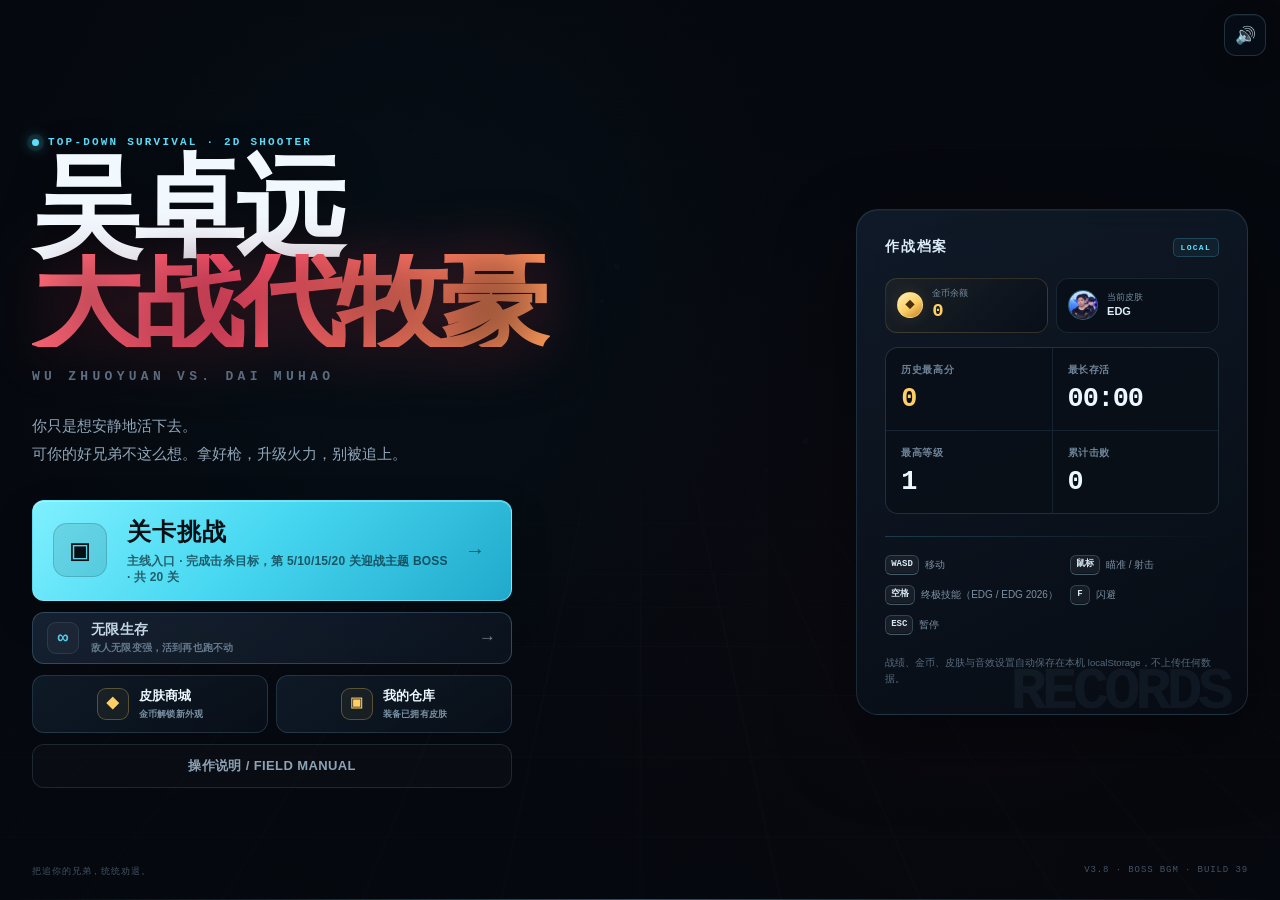
<file: index.html>
<!DOCTYPE html>
<html lang="zh-CN">
<head>
  <meta charset="UTF-8">
  <meta name="viewport" content="width=device-width, initial-scale=1.0, maximum-scale=1.0, user-scalable=no, viewport-fit=cover">
  <meta name="theme-color" content="#06090f">
  <meta name="color-scheme" content="dark">
  <meta name="description" content="《吴卓远大战代牧豪》是一款可直接在浏览器游玩的 2D 俯视角生存射击网页游戏。WASD 移动、鼠标瞄准射击，解锁手枪、冲锋枪、霰弹枪、狙击枪和火箭筒，在无限生存与 20 关最终挑战中击败精英追兵和 BOSS。五款皮肤升级为角色形态，EDG 与 EDG 2026 冠军赛限定版拥有各自 Q/E/空格终极技能与底部战斗 HUD；通关赚取金币，在第三关遭遇“吴朝阳的抉择”随机事件，并在第 20 关后进入最终通关结算。支持电脑与手机，免费在线玩。">
  <meta name="keywords" content="吴卓远大战代牧豪,吴卓远,代牧豪,2D射击游戏,俯视角射击,网页游戏,在线小游戏,HTML5游戏,Canvas游戏,生存射击,无限生存,枪战游戏,BOSS战,20关,最终关,角色形态,EDG2026,冠军赛,Q技能,E技能,R技能,暂停一下裁判,紧急转会,十六强重开,金币系统,皮肤商城,角色皮肤,随机事件,吴朝阳,随行伙伴,免费网页游戏">
  <meta name="robots" content="index,follow,max-image-preview:large,max-snippet:-1,max-video-preview:-1">
  <meta name="googlebot" content="index,follow,max-image-preview:large">
  <meta name="author" content="吴卓远大战代牧豪">
  <meta name="google-site-verification" content="rd6OLRNRY1GDaZBG1T4mu1S0ZRoL4ZhMaBnJX_eHh10">
  <meta name="applicable-device" content="pc,mobile">
  <meta name="format-detection" content="telephone=no">
  <meta name="mobile-web-app-capable" content="yes">
  <meta name="apple-mobile-web-app-capable" content="yes">
  <meta name="apple-mobile-web-app-status-bar-style" content="black-translucent">
  <meta name="apple-mobile-web-app-title" content="大战代牧豪">
  <title>吴卓远大战代牧豪 — 2D 俯视角射击生存网页游戏 | 在线免费玩</title>

  <meta property="og:type" content="website">
  <meta property="og:site_name" content="吴卓远大战代牧豪">
  <meta property="og:locale" content="zh_CN">
  <meta property="og:title" content="吴卓远大战代牧豪 — 在线 2D 俯视角生存射击游戏">
  <meta property="og:description" content="拿好枪，升级火力，别被好兄弟追上。五种枪械、精英敌人、BOSS 战、20 关最终挑战、五款角色形态，以及 EDG / EDG 2026 的独立 Q/E/空格终极技能，电脑与手机都能免费在线玩。">
  <meta property="og:image" content="https://qianfanqqq.github.io/wuzhuoyuan-vs-daimuhao/assets/og-cover.png">
  <meta property="og:image:width" content="1200">
  <meta property="og:image:height" content="630">
  <meta property="og:image:alt" content="《吴卓远大战代牧豪》2D 俯视角生存射击网页游戏封面">
  <meta property="og:url" content="https://qianfanqqq.github.io/wuzhuoyuan-vs-daimuhao/">
  <meta name="twitter:card" content="summary_large_image">
  <meta name="twitter:title" content="吴卓远大战代牧豪 — 在线 2D 俯视角生存射击游戏">
  <meta name="twitter:description" content="五种枪械、精英敌人、BOSS 战、20 关最终挑战、五款角色形态，以及 EDG / EDG 2026 的独立 Q/E/空格终极技能。打开浏览器，别被好兄弟追上。">
  <meta name="twitter:image" content="https://qianfanqqq.github.io/wuzhuoyuan-vs-daimuhao/assets/og-cover.png">

  <link id="canonicalLink" rel="canonical" href="https://qianfanqqq.github.io/wuzhuoyuan-vs-daimuhao/">
  <link rel="sitemap" type="application/xml" title="Sitemap" href="sitemap.xml">
  <link rel="manifest" href="site.webmanifest">
  <link rel="preload" as="image" href="assets/skins/edg.png?v=20261020-37" fetchpriority="high">
  <link rel="preload" as="image" href="assets/enemy.png?v=20261020-37" fetchpriority="high">
  <link rel="preload" as="image" href="assets/bullets/edg2026-pomegranate.png?v=20261020-37">
  <link rel="preload" as="image" href="assets/bullets/korean-kimchi.png?v=20261020-37">
  <link rel="preload" as="image" href="assets/bullets/bride-flower.png?v=20261020-37">
  <link rel="preload" as="image" href="assets/bullets/nun-black-sword.png?v=20261020-37">
  <link rel="preload" as="image" href="assets/events/wuchaoyang-portrait.jpg?v=20261020-37">
  <link rel="preload" as="image" href="assets/events/wuchaoyang-avatar.jpg?v=20261020-37">
  <link rel="preload" as="image" href="assets/events/huoda-portrait.jpg?v=20261020-37">
  <link rel="preload" as="image" href="assets/events/black-adiao.png?v=20261020-37">
  <link rel="preload" as="image" href="assets/events/black-adiao-weapon.png?v=20261020-37">
  <link rel="preload" as="image" href="assets/effects/korean-horse.jpg?v=20261020-37">
  <link rel="preload" as="image" href="assets/effects/bride-wings.png?v=20261020-37">
  <link rel="preload" as="image" href="assets/effects/nun-demon-sword.png?v=20261020-37">
  <link rel="preload" as="image" href="assets/effects/nun-demon-bullet.png?v=20261020-37">
  <link rel="preload" as="image" href="assets/effects/nun-tentacle.png?v=20261020-37">
  <link rel="preload" as="image" href="assets/effects/nun-tentacle-impact.png?v=20261020-37">
  <link rel="preload" as="image" href="assets/effects/nun-fire-sword.png?v=20261020-37">
  <link rel="preload" as="image" href="assets/effects/nun-fire-slash.png?v=20261020-37">
  <link rel="preload" as="image" href="assets/effects/nun-fire-enchanted.png?v=20261020-37">
  <link rel="preload" as="image" href="assets/effects/nun-fire-greatsword.png?v=20261020-37">
  <link rel="stylesheet" href="style.css?v=20261023-2">
  <link rel="icon" href="data:image/svg+xml,%3Csvg xmlns='http://www.w3.org/2000/svg' viewBox='0 0 64 64'%3E%3Ccircle cx='32' cy='32' r='30' fill='%230b1119' stroke='%235de1ff' stroke-width='4'/%3E%3Ccircle cx='32' cy='24' r='10' fill='%235de1ff'/%3E%3Cpath d='M14 55c2-13 9-19 18-19s16 6 18 19' fill='%235de1ff'/%3E%3C/svg%3E">
  <link rel="apple-touch-icon" sizes="180x180" href="assets/apple-touch-icon.png">
  <link rel="icon" type="image/png" sizes="192x192" href="assets/icon-192.png">

  <script type="application/ld+json">
  {
    "@context": "https://schema.org",
    "@graph": [
      {
        "@type": "WebSite",
        "name": "吴卓远大战代牧豪",
        "alternateName": "Wu Zhuoyuan vs. Dai Muhao",
        "url": "https://qianfanqqq.github.io/wuzhuoyuan-vs-daimuhao/",
        "description": "一款可直接在浏览器游玩的 2D 俯视角生存射击网页游戏。",
        "inLanguage": "zh-CN"
      },
      {
        "@type": "VideoGame",
        "name": "吴卓远大战代牧豪",
        "alternateName": "Wu Zhuoyuan vs. Dai Muhao",
        "url": "https://qianfanqqq.github.io/wuzhuoyuan-vs-daimuhao/",
        "description": "《吴卓远大战代牧豪》是一款 HTML5 Canvas 制作的 2D 俯视角生存射击网页游戏。玩家可以使用五种枪械、冲刺、换弹和随机升级，在无限生存与 20 关关卡挑战中对抗精英追兵和 BOSS；五款皮肤升级为角色形态，EDG 与 EDG 2026 冠军赛限定版拥有独立的 Q/E/空格终极技能；完成第 20 关进入最终通关结算，通关赚取金币，解锁并装备角色。",
        "genre": ["Survival", "Shooter", "Top-down shooter", "Action"],
        "gamePlatform": ["Web browser", "PC", "Mobile web"],
        "applicationCategory": "Game",
        "operatingSystem": "Any",
        "inLanguage": "zh-CN",
        "isAccessibleForFree": true,
        "playMode": ["SinglePlayer"],
        "offers": {
          "@type": "Offer",
          "price": "0",
          "priceCurrency": "CNY",
          "availability": "https://schema.org/InStock"
        },
        "image": "https://qianfanqqq.github.io/wuzhuoyuan-vs-daimuhao/assets/og-cover.png",
        "screenshot": "https://qianfanqqq.github.io/wuzhuoyuan-vs-daimuhao/screenshots/desktop-gameplay.png"
      }
    ]
  }
  </script>

  <script>
    (function () {
      if (location.protocol !== 'http:' && location.protocol !== 'https:') return;
      var baseUrl = location.origin + location.pathname.replace(/index\.html$/i, '');
      var canonical = document.getElementById('canonicalLink');
      var ogUrl = document.querySelector('meta[property="og:url"]');
      var ogImage = document.querySelector('meta[property="og:image"]');
      var twitterImage = document.querySelector('meta[name="twitter:image"]');
      if (canonical) canonical.setAttribute('href', baseUrl);
      if (ogUrl) ogUrl.setAttribute('content', baseUrl);
      if (ogImage) ogImage.setAttribute('content', new URL('assets/og-cover.png', baseUrl).href);
      if (twitterImage) twitterImage.setAttribute('content', new URL('assets/og-cover.png', baseUrl).href);
    })();
  </script>
</head>
<body data-state="menu">
  <canvas id="gameCanvas" aria-label="吴卓远大战代牧豪游戏画面"></canvas>
  <div class="screen-fx" aria-hidden="true"></div>

  <noscript>
    <div class="seo-fallback">
      <div class="seo-fallback-panel">
        <p class="eyebrow">WU ZHUOYUAN VS. DAI MUHAO</p>
        <h2>吴卓远大战代牧豪 — 2D 俯视角生存射击网页游戏</h2>
        <p>你只是想安静地活下去，可你的好兄弟不这么想。拿好枪，升级火力，别被追上。</p>
        <p>本游戏使用 HTML5 Canvas 原生开发，无需下载客户端，支持电脑和手机浏览器。游戏包含无限生存与关卡挑战两种模式，手枪、冲锋枪、霰弹枪、狙击枪和火箭筒五种枪械，普通敌人、精英敌人与拥有特殊攻击模式的 BOSS。</p>
        <h3>操作方式</h3>
        <p>电脑端：WASD 移动，鼠标瞄准，左键射击，R 换弹，Q/E 释放形态技能，空格释放已实装形态的终极技能，F 闪避，Tab 查看属性，数字键 1–5 切换枪械，ESC 暂停。手机端：左侧摇杆移动，右侧摇杆瞄准，并使用开火、换弹、冲刺、切枪和屏幕底部横向技能按钮。</p>
        <p>请启用 JavaScript 后开始游戏。</p>
      </div>
    </div>
  </noscript>

  <div class="top-controls">
    <button id="soundToggle" class="icon-button" type="button" title="音效开关" aria-label="音效开关">
      <span id="soundIcon" aria-hidden="true">🔊</span>
    </button>
    <button id="pauseButton" class="icon-button pause-button" type="button" title="暂停游戏（ESC）" aria-label="暂停游戏">
      <span aria-hidden="true">Ⅱ</span>
    </button>
  </div>

  <!-- 底部技能栏：桌面与手机共用同一套 DOM 和同一套技能逻辑 -->
  <div id="skillBar" class="skill-bar" aria-label="角色技能">
    <button class="skill-slot skill-q" data-skill="q" type="button" aria-label="Q 极速射击">
      <img class="skill-icon" src="assets/skills/edg-q.svg?v=20261020-37" alt="">
      <span class="skill-key">Q</span>
      <span class="skill-cd-mask" aria-hidden="true"></span>
      <span class="skill-timer" aria-hidden="true"></span>
      <span class="skill-name">极速射击</span>
    </button>
    <button class="skill-slot skill-e" data-skill="e" type="button" aria-label="E 嗜血杀戮">
      <img class="skill-icon" src="assets/skills/edg-e.svg?v=20261020-37" alt="">
      <span class="skill-key">E</span>
      <span class="skill-cd-mask" aria-hidden="true"></span>
      <span class="skill-timer" aria-hidden="true"></span>
      <span class="skill-name">嗜血杀戮</span>
    </button>
    <button class="skill-slot skill-r" data-skill="r" type="button" aria-label="R 终极裁决">
      <img class="skill-icon" src="assets/skills/edg-r.svg?v=20261020-37" alt="">
      <span class="skill-key">空格</span>
      <span class="skill-cd-mask" aria-hidden="true"></span>
      <span class="skill-timer" aria-hidden="true"></span>
      <span class="skill-name">终极裁决</span>
    </button>
    <span class="skill-lock-note">该形态技能尚未开放</span>
  </div>

  <aside id="statsPanel" class="stats-panel" aria-label="角色属性面板" hidden>
    <header class="stats-head">
      <div>
        <p class="eyebrow">FORM STATUS</p>
        <h2 id="statsFormName">EDG</h2>
        <p id="statsFormTitle" class="stats-form-title">极速枪手</p>
      </div>
      <button id="statsCloseBtn" class="icon-button stats-close" type="button" aria-label="关闭属性面板">×</button>
    </header>
    <div class="stats-scroll">
      <section class="stats-section">
        <h3>基础属性</h3>
        <div class="stats-grid">
          <div><span>当前生命</span><strong data-stat="hp">0 / 0</strong></div>
          <div><span>等级</span><strong data-stat="level">1</strong></div>
          <div><span>经验</span><strong data-stat="xp">0 / 0</strong></div>
          <div><span>移动速度</span><strong data-stat="move">0</strong></div>
          <div><span>冲刺冷却</span><strong data-stat="dash">0.0s</strong></div>
          <div><span>当前形态</span><strong data-stat="form">EDG</strong></div>
        </div>
      </section>

      <section class="stats-section">
        <h3>攻击属性</h3>
        <div class="stats-grid">
          <div><span>当前武器</span><strong data-stat="weapon">手枪</strong></div>
          <div><span>基础伤害</span><strong data-stat="baseDamage">0</strong></div>
          <div><span>实际伤害</span><strong data-stat="finalDamage">0</strong></div>
          <div><span>暴击率</span><strong data-stat="critChance">0%</strong></div>
          <div><span>暴击伤害</span><strong data-stat="critDamage">0%</strong></div>
          <div><span>基础射速</span><strong data-stat="baseFireRate">0 /s</strong></div>
          <div><span>实际射速</span><strong data-stat="finalFireRate">0 /s</strong></div>
          <div><span>弹匣容量</span><strong data-stat="mag">0</strong></div>
          <div><span>备用弹药</span><strong data-stat="reserve">—</strong></div>
          <div><span>装填时间</span><strong data-stat="reload">0.0s</strong></div>
          <div><span>穿透能力</span><strong data-stat="pierce">0</strong></div>
          <div><span>当前弹药</span><strong data-stat="ammo">0</strong></div>
        </div>
      </section>

      <section class="stats-section">
        <h3>加成明细</h3>
        <div class="stats-grid">
          <div><span>武器伤害加成</span><strong data-stat="damageBonus">+0%</strong></div>
          <div><span>射速加成</span><strong data-stat="fireRateBonus">+0%</strong></div>
          <div><span>弹药容量加成</span><strong data-stat="magBonus">+0</strong></div>
          <div><span>装填速度加成</span><strong data-stat="reloadBonus">+0%</strong></div>
          <div><span>暴击率加成</span><strong data-stat="critBonus">+0%</strong></div>
          <div><span>暴击伤害加成</span><strong data-stat="critDamageBonus">+0%</strong></div>
        </div>
      </section>

      <section class="stats-section">
        <h3>技能属性</h3>
        <div class="stats-grid">
          <div><span data-stat-label="qState">Q · 极速射击</span><strong data-stat="qState">就绪</strong></div>
          <div><span data-stat-label="eState">E · 嗜血杀戮</span><strong data-stat="eState">就绪</strong></div>
          <div><span data-stat-label="rCharge">R · 击杀充能</span><strong data-stat="rCharge">0 / 30</strong></div>
          <div><span data-stat-label="rShots">R · 镰刀弹</span><strong data-stat="rShots">0 / 5</strong></div>
          <div><span>当前技能持续</span><strong data-stat="skillDuration">0.0s</strong></div>
        </div>
      </section>
      <p class="stats-note">仅显示当前系统真实存在的属性；未实现的成长加成不会虚构。</p>
    </div>
  </aside>

  <main id="uiLayer">
    <!-- ===================== 主菜单 ===================== -->
    <section id="menuScreen" class="screen menu-screen active" aria-label="主菜单">
      <div class="menu-shell">
        <div class="hero">
          <div class="eyebrow"><span class="pulse-dot"></span> TOP-DOWN SURVIVAL · 2D SHOOTER</div>
          <h1 class="game-title">
            <span class="title-line">吴卓远</span>
            <span class="title-line title-accent">大战代牧豪</span>
          </h1>
          <p class="game-subtitle">WU ZHUOYUAN VS. DAI MUHAO</p>
          <p class="game-desc">
            你只是想安静地活下去。<br>
            可你的好兄弟不这么想。拿好枪，升级火力，别被追上。
          </p>

          <div class="menu-buttons">
            <button id="startStageBtn" class="btn btn-primary mode-button mode-button-stage" type="button">
              <span class="mode-icon" aria-hidden="true">▣</span>
              <span class="mode-copy"><strong>关卡挑战</strong><small>主线入口 · 完成击杀目标，第 5/10/15/20 关迎战主题 BOSS · 共 20 关</small></span>
              <span class="button-arrow" aria-hidden="true">→</span>
            </button>
            <button id="startSurvivalBtn" class="btn btn-secondary mode-button mode-button-survival" type="button">
              <span class="mode-icon" aria-hidden="true">∞</span>
              <span class="mode-copy"><strong>无限生存</strong><small>敌人无限变强，活到再也跑不动</small></span>
              <span class="button-arrow" aria-hidden="true">→</span>
            </button>
            <div class="menu-store-row">
              <button id="menuShopBtn" class="btn btn-store-entry" type="button">
                <span class="store-entry-icon" aria-hidden="true">◆</span>
                <span class="store-entry-copy"><strong>皮肤商城</strong><small>金币解锁新外观</small></span>
              </button>
              <button id="menuInventoryBtn" class="btn btn-store-entry" type="button">
                <span class="store-entry-icon" aria-hidden="true">▣</span>
                <span class="store-entry-copy"><strong>我的仓库</strong><small>装备已拥有皮肤</small></span>
              </button>
            </div>
            <button id="instructionsBtn" class="btn btn-ghost" type="button">操作说明 / FIELD MANUAL</button>
          </div>
        </div>

        <aside class="records-panel" aria-label="历史记录">
          <div class="panel-heading">
            <span>作战档案</span>
            <span class="panel-tag">LOCAL</span>
          </div>
          <div class="player-meta">
            <div class="wallet-tile">
              <span class="coin-orb" aria-hidden="true">◆</span>
              <div class="wallet-copy"><span>金币余额</span><strong id="menuCoins">0</strong></div>
            </div>
            <div class="equipped-tile">
              <img id="menuSkinImage" src="assets/skins/edg.png?v=20261020-37" alt="当前装备皮肤">
              <div class="wallet-copy"><span>当前皮肤</span><strong id="menuSkinName">EDG</strong></div>
            </div>
          </div>
          <div class="record-grid">
            <div class="record-item">
              <span class="record-label">历史最高分</span>
              <strong id="bestScore" class="record-value">0</strong>
            </div>
            <div class="record-item">
              <span class="record-label">最长存活</span>
              <strong id="bestTime" class="record-value">00:00</strong>
            </div>
            <div class="record-item">
              <span class="record-label">最高等级</span>
              <strong id="bestLevel" class="record-value">1</strong>
            </div>
            <div class="record-item">
              <span class="record-label">累计击败</span>
              <strong id="totalKills" class="record-value">0</strong>
            </div>
          </div>
          <div class="records-divider"></div>
          <div class="quick-controls">
            <span><kbd>WASD</kbd> 移动</span>
            <span><kbd>鼠标</kbd> 瞄准 / 射击</span>
            <span><kbd>空格</kbd> 终极技能（EDG / EDG 2026）</span>
            <span><kbd>F</kbd> 闪避</span>
            <span><kbd>ESC</kbd> 暂停</span>
          </div>
          <p class="save-note">战绩、金币、皮肤与音效设置自动保存在本机 localStorage，不上传任何数据。</p>
        </aside>
      </div>
      <div class="menu-footer">
        <span>把追你的兄弟，统统劝退。</span>
        <span class="menu-footer-version">v3.8 · BOSS BGM · BUILD 39</span>
      </div>
    </section>

    <!-- ===================== 升级 ===================== -->
    <section id="upgradeScreen" class="screen overlay-screen upgrade-screen" aria-label="升级界面">
      <div class="upgrade-shell">
        <div class="upgrade-heading">
          <p class="eyebrow">LEVEL UP · 战力提升</p>
          <h2>选择一项强化</h2>
          <p class="upgrade-sub" id="upgradeSub">游戏已暂停。每一次选择都会真实改变你的属性。</p>
        </div>
        <div id="upgradeCards" class="upgrade-cards"></div>
        <p class="upgrade-hint">点击卡片，或按 <kbd>1</kbd> / <kbd>2</kbd> / <kbd>3</kbd> 选择</p>
      </div>
    </section>

    <!-- ===================== 暂停 ===================== -->
    <section id="pauseScreen" class="screen overlay-screen pause-screen" aria-label="暂停界面">
      <div class="panel pause-panel">
        <p class="eyebrow">TAKE A BREATH</p>
        <h2>暂停一下</h2>
        <p class="panel-sub" id="pauseMode">无限生存 · 游戏已暂停</p>
        <div class="pause-stats">
          <div><span>存活时间</span><strong id="pauseTime">00:00</strong></div>
          <div><span>击败敌人</span><strong id="pauseKills">0</strong></div>
          <div><span>当前等级</span><strong id="pauseLevel">1</strong></div>
        </div>
        <div class="pause-store-actions">
          <button id="pauseShopBtn" class="btn btn-ghost" type="button">皮肤商城</button>
          <button id="pauseInventoryBtn" class="btn btn-ghost" type="button">我的仓库</button>
          <button id="pauseStatsBtn" class="btn btn-ghost" type="button">属性面板</button>
          <button id="pauseSkillsBtn" class="btn btn-ghost" type="button">技能介绍</button>
        </div>
        <div class="panel-actions">
          <button id="resumeBtn" class="btn btn-primary" type="button">继续游戏</button>
          <button id="pauseRestartBtn" class="btn btn-secondary" type="button">重新开始</button>
          <button id="pauseMenuBtn" class="btn btn-ghost" type="button">返回主菜单</button>
        </div>
        <p class="panel-tip">按 <kbd>ESC</kbd> 或 <kbd>P</kbd> 继续</p>
      </div>
    </section>

    <!-- ===================== 技能介绍 ===================== -->
    <section id="skillIntroScreen" class="screen overlay-screen skill-intro-screen" aria-label="技能介绍">
      <div class="panel skill-intro-panel">
        <div class="skill-intro-head">
          <div>
            <p class="eyebrow">SKILL BRIEF</p>
            <h2>技能介绍</h2>
            <p class="panel-sub" id="skillIntroForm">当前形态</p>
          </div>
          <button id="skillIntroClose" class="skill-intro-close" type="button" aria-label="关闭技能介绍">×</button>
        </div>
        <div id="skillIntroGrid" class="skill-intro-grid"></div>
        <div class="panel-actions">
          <button id="skillIntroBack" class="btn btn-primary" type="button">返回暂停</button>
        </div>
      </div>
    </section>

    <!-- ===================== 结算 ===================== -->
    <section id="gameOverScreen" class="screen overlay-screen gameover-screen" aria-label="游戏结算">
      <div class="panel result-panel">
        <p class="eyebrow danger">RUN TERMINATED</p>
        <h2 id="resultTitle">你被追上了……</h2>
        <p class="panel-sub" id="gameOverMode">无限生存 · 本局结束</p>
        <div id="newRecordBadge" class="new-record" hidden>★ 新纪录</div>

        <div class="result-score-wrap">
          <span>最终得分</span>
          <strong id="resultScore">0</strong>
        </div>

        <div class="result-stats">
          <div><span>存活时间</span><strong id="resultTime">00:00</strong></div>
          <div><span>击败敌人</span><strong id="resultKills">0</strong></div>
          <div><span>最高等级</span><strong id="resultLevel">1</strong></div>
          <div id="resultStageWrap"><span>到达关卡</span><strong id="resultStage">1</strong></div>
        </div>

        <p class="result-best" id="gameOverBest">历史最高分：0</p>

        <div class="panel-actions row-actions">
          <button id="restartBtn" class="btn btn-primary" type="button">重新开始</button>
          <button id="gameOverMenuBtn" class="btn btn-secondary" type="button">返回主菜单</button>
        </div>
        <p class="result-quote">“下次，别追了。”</p>
      </div>
    </section>

    <!-- ===================== 最终通关 ===================== -->
    <section id="victoryScreen" class="screen overlay-screen victory-screen" aria-label="最终通关结算">
      <div class="victory-panel">
        <p class="eyebrow">FINAL STAGE CLEAR · 第 20 关</p>
        <div class="victory-emblem" aria-hidden="true"><span>20</span></div>
        <h2>恭喜通关！</h2>
        <p class="victory-subtitle">你完成了全部 20 关，追兵的故事暂时告一段落。</p>
        <div id="victoryRecordBadge" class="victory-record-badge" hidden></div>

        <div class="victory-stats">
          <div><span>通关关卡</span><strong id="victoryStage">20</strong></div>
          <div><span>击败敌人</span><strong id="victoryKills">0</strong></div>
          <div><span>本局获得金币</span><strong id="victoryCoins">0</strong></div>
          <div><span>存活时间</span><strong id="victoryTime">00:00</strong></div>
          <div><span>最终得分</span><strong id="victoryScore">0</strong></div>
        </div>

        <p class="victory-best" id="victoryBest">历史最高分：0</p>
        <div class="victory-actions">
          <button id="victoryRestartBtn" class="btn btn-primary" type="button">重新开始</button>
          <button id="victoryMenuBtn" class="btn btn-secondary" type="button">返回主菜单</button>
        </div>
        <p class="victory-quote">“这一次，终于没人追了。”</p>
      </div>
    </section>

    <!-- ===================== 皮肤商城 ===================== -->
    <section id="shopScreen" class="screen overlay-screen store-screen" aria-label="皮肤商城">
      <div class="store-shell">
        <header class="store-header">
          <button id="shopBackBtn" class="icon-button store-back" type="button" aria-label="返回上一级">←</button>
          <div class="store-heading">
            <p class="eyebrow">SKIN STORE · 外观收藏</p>
            <h2>皮肤商城</h2>
            <p>使用关卡金币解锁角色外观。皮肤只改变外观，不影响生命、碰撞、枪械或技能。</p>
          </div>
          <div class="store-wallet">
            <span class="coin-orb" aria-hidden="true">◆</span>
            <div><span>金币余额</span><strong id="shopCoins">0</strong></div>
          </div>
        </header>
        <div id="shopMessage" class="store-message" aria-live="polite"></div>
        <div id="shopCards" class="store-grid" aria-label="皮肤商品列表"></div>
        <p class="store-footnote">默认皮肤 EDG 永久拥有。购买后需要手动点击“装备”，不会自动覆盖当前外观。</p>
      </div>
    </section>

    <!-- ===================== 皮肤仓库 ===================== -->
    <section id="inventoryScreen" class="screen overlay-screen store-screen" aria-label="皮肤仓库">
      <div class="store-shell">
        <header class="store-header">
          <button id="inventoryBackBtn" class="icon-button store-back" type="button" aria-label="返回上一级">←</button>
          <div class="store-heading">
            <p class="eyebrow">SKIN VAULT · 我的收藏</p>
            <h2>我的仓库</h2>
            <p>这里只显示已经拥有的皮肤。切换装备不消耗金币。</p>
          </div>
          <div class="store-wallet">
            <span class="coin-orb" aria-hidden="true">◆</span>
            <div><span>金币余额</span><strong id="inventoryCoins">0</strong></div>
          </div>
        </header>
        <div class="inventory-summary">
          <div><span>已拥有皮肤</span><strong id="inventoryCount">1 / 5</strong></div>
          <div><span>当前装备</span><strong id="inventoryEquipped">EDG</strong></div>
        </div>
        <div id="inventoryMessage" class="store-message" aria-live="polite"></div>
        <div id="inventoryCards" class="store-grid inventory-grid" aria-label="已拥有皮肤列表"></div>
        <p class="store-footnote">未拥有的皮肤不会出现在仓库中。装备状态会自动保存到本机。</p>
      </div>
    </section>

    <!-- ===================== 随机事件：吴朝阳的抉择 ===================== -->
    <section id="eventScreen" class="screen overlay-screen event-screen" aria-label="随机事件：吴朝阳的抉择">
      <div class="event-panel" id="eventPanel">
        <div class="event-portrait-col">
          <div class="event-portrait-frame" id="eventPortraitFrame">
            <div class="event-portrait-fallback" aria-hidden="true">吴</div>
            <img id="eventPortrait" alt="吴朝阳立绘">
            <div class="event-portrait-vignette" aria-hidden="true"></div>
            <div class="event-portrait-stamp">EVENT 01</div>
            <div class="event-hearts" id="eventHearts" aria-hidden="true"></div>
          </div>
          <div class="event-affinity">
            <div class="event-affinity-label"><span>好感度</span><strong id="eventAffinityValue">0</strong></div>
            <div class="event-affinity-track"><span id="eventAffinityFill"></span></div>
            <span class="event-affinity-note" id="eventAffinityNote">随行伙伴：未解锁</span>
          </div>
        </div>
        <div class="event-copy">
          <div class="event-topline">
            <span class="eyebrow">RANDOM EVENT · 第三关之后</span>
            <span class="panel-tag">STORY</span>
          </div>
          <div class="event-speaker">
            <h2 id="eventName">吴朝阳</h2>
            <span id="eventRole">第三关尽头的不速之客</span>
          </div>
          <p class="event-text" id="eventText" aria-live="polite"></p>
          <div class="event-choices" id="eventChoices"></div>
          <div class="event-footer" id="eventFooter"></div>
        </div>
      </div>
    </section>

    <!-- ===================== 事件奖励 ===================== -->
    <section id="eventRewardScreen" class="screen overlay-screen event-screen event-reward-screen" aria-label="吴朝阳的抉择：战斗奖励">
      <div class="event-reward-panel">
        <div class="event-reward-head">
          <p class="eyebrow">EVENT CLEAR · 吴朝阳的抉择</p>
          <h2 id="eventRewardTitle">战斗胜利</h2>
          <p id="eventRewardText">你击败了抉择之影，获得了一次选择强化词条的机会。</p>
        </div>
        <div class="event-coin-award">
          <span class="coin-orb" aria-hidden="true">◆</span>
          <div><span>金币奖励</span><strong id="eventCoinReward">+500</strong></div>
          <small id="eventCoinNote">首次击败奖励</small>
        </div>
        <div id="eventRewardCards" class="event-reward-cards"></div>
        <div id="eventRewardFooter" class="event-reward-footer"></div>
      </div>
    </section>

    <!-- ===================== 黑色阿吊出场视频 ===================== -->
    <section id="blackAdiaoVideoScreen" class="screen overlay-screen boss-video-screen" aria-label="黑色阿吊出场视频">
      <div class="boss-video-panel">
        <video id="blackAdiaoVideo" class="boss-video" preload="auto" playsinline muted poster="assets/events/black-adiao.png?v=20261020-37"></video>
        <div class="boss-video-title">第 10 关 · 隐藏后续 Boss</div>
        <button id="blackAdiaoSkipBtn" class="btn btn-ghost boss-video-skip" type="button">跳过视频</button>
      </div>
    </section>

    <!-- ===================== 操作说明 ===================== -->
    <div id="instructionsModal" class="modal" hidden>
      <div class="modal-card" role="dialog" aria-modal="true" aria-labelledby="instructionsTitle">
        <div class="modal-header">
          <div>
            <p class="eyebrow">FIELD MANUAL</p>
            <h2 id="instructionsTitle">操作说明</h2>
          </div>
          <button id="closeInstructionsBtn" class="icon-button close-button" type="button" aria-label="关闭操作说明">×</button>
        </div>

        <div class="control-columns">
          <section class="control-block">
            <h3><span class="control-icon">⌨</span> 电脑端</h3>
            <ul class="key-list">
              <li><span><kbd>W</kbd><kbd>A</kbd><kbd>S</kbd><kbd>D</kbd></span><em>向任意方向移动</em></li>
              <li><span><kbd>鼠标</kbd></span><em>瞄准，准星方向即子弹方向</em></li>
              <li><span><kbd>鼠标左键</kbd></span><em>射击 / 按住连续射击</em></li>
              <li><span><kbd>R</kbd></span><em>换弹</em></li>
              <li><span><kbd>Q</kbd> / <kbd>E</kbd> / <kbd>空格</kbd></span><em>释放当前形态技能；空格为已实装形态的大招</em></li>
              <li><span><kbd>Tab</kbd></span><em>显示 / 隐藏角色属性面板</em></li>
              <li><span><kbd>空格</kbd></span><em>EDG / EDG 2026 终极技能；其他形态仍为冲刺</em></li>
              <li><span><kbd>F</kbd></span><em>闪避（有冷却，闪避时无敌）</em></li>
              <li><span><kbd>1</kbd>—<kbd>5</kbd></span><em>切换已解锁的枪械</em></li>
              <li><span><kbd>ESC</kbd> / <kbd>P</kbd></span><em>暂停 / 继续</em></li>
            </ul>
          </section>

          <section class="control-block">
            <h3><span class="control-icon">◉</span> 手机端</h3>
            <ul class="key-list">
              <li><span><kbd>左摇杆</kbd></span><em>移动</em></li>
              <li><span><kbd>右摇杆</kbd></span><em>瞄准</em></li>
              <li><span><kbd>射击</kbd></span><em>开火（未操作右摇杆时会辅助瞄准最近敌人）</em></li>
              <li><span><kbd>换弹</kbd></span><em>手动装填</em></li>
              <li><span><kbd>冲刺</kbd></span><em>短距离无敌位移</em></li>
              <li><span><kbd>切枪</kbd></span><em>在已解锁枪械间循环切换</em></li>
              <li><span><kbd>Q / E / R</kbd></span><em>点击屏幕底部横向技能图标释放；R 图标代表大招，不绑定键盘 R</em></li>
            </ul>
          </section>
        </div>

        <div class="manual-note">
          <strong>生存提示：</strong>击杀敌人会掉落经验球，升级时可在三张卡片中选择强化。数字键切换枪械时，未解锁的枪械无法使用。每隔一段时间会出现拥有独立血条的 BOSS。
        </div>

        <button id="instructionsDoneBtn" class="btn btn-primary modal-done" type="button">了解了，开跑</button>
      </div>
    </div>
  </main>

  <!-- ===================== 手机虚拟控制 ===================== -->
  <div id="touchControls" class="touch-controls" aria-hidden="true">
    <div id="moveJoystick" class="joystick move-joystick">
      <div id="moveStick" class="joystick-base">
        <span class="joystick-cross"></span>
        <div id="moveKnob" class="joystick-knob"></div>
      </div>
      <span class="joystick-label">移动</span>
    </div>

    <div class="touch-actions">
      <button id="fireBtn" class="touch-button fire-button" type="button" aria-label="射击">开火</button>
      <button id="dashBtn" class="touch-button dash-button" type="button" aria-label="冲刺">冲刺</button>
      <button id="reloadBtn" class="touch-button small-button reload-button" type="button" aria-label="换弹">换弹</button>
      <button id="switchBtn" class="touch-button small-button switch-button" type="button" aria-label="切换枪械">切枪</button>
    </div>
  </div>

  <div id="rotateHint" class="rotate-hint" role="dialog" aria-modal="true" aria-label="请横屏游玩">
    <div class="rotate-card">
      <div class="rotate-icon" aria-hidden="true">↻</div>
      <strong>请将手机横置</strong>
      <p>本游戏已统一为横屏战斗，横屏后会自动恢复操作。</p>
      <button id="rotateLockBtn" class="btn btn-primary" type="button">全屏并锁定横屏</button>
      <small id="rotateHintMsg">若浏览器不允许自动旋转，请手动旋转手机。</small>
    </div>
  </div>

  <script src="events.js?v=20261023-2" defer></script>
  <script src="forms.js?v=20261023-2" defer></script>
  <script src="game.js?v=20261023-2" defer></script>
</body>
</html>
</file>
<file: style.css>
/* =========================================================
   《吴卓远大战代牧豪》— 暗色现代游戏 UI
   纯 HTML / CSS / Canvas，无外部资源
   ========================================================= */

:root {
  --bg: #05080e;
  --bg-soft: #090f19;
  --panel: rgba(11, 18, 29, 0.88);
  --panel-strong: rgba(13, 22, 35, 0.97);
  --line: rgba(120, 188, 220, 0.17);
  --line-strong: rgba(93, 225, 255, 0.42);
  --text: #e9f4ff;
  --muted: #8194aa;
  --muted-strong: #a9bdce;
  --cyan: #5de1ff;
  --cyan-deep: #16a8c8;
  --red: #ff4f6d;
  --orange: #ffad54;
  --gold: #ffcf66;
  --green: #66e6a8;
  --violet: #a78bfa;
  --shadow: 0 30px 90px rgba(0, 0, 0, 0.55);
  --radius: 18px;
  --font-main: "Segoe UI", "PingFang SC", "Hiragino Sans GB", "Microsoft YaHei", "Noto Sans SC", sans-serif;
  --font-mono: "Cascadia Mono", "SFMono-Regular", Consolas, "Liberation Mono", monospace;
}

* {
  box-sizing: border-box;
}

[hidden] {
  display: none !important;
}

html,
body {
  width: 100%;
  height: 100%;
  margin: 0;
  padding: 0;
}

html {
  background: var(--bg);
  color-scheme: dark;
}

body {
  position: fixed;
  inset: 0;
  overflow: hidden;
  overscroll-behavior: none;
  background:
    radial-gradient(circle at 18% 12%, rgba(28, 108, 139, 0.16), transparent 36%),
    radial-gradient(circle at 82% 88%, rgba(120, 30, 54, 0.12), transparent 38%),
    var(--bg);
  color: var(--text);
  font-family: var(--font-main);
  font-size: 16px;
  -webkit-font-smoothing: antialiased;
  text-rendering: optimizeLegibility;
  user-select: none;
  -webkit-user-select: none;
  -webkit-tap-highlight-color: transparent;
}

button,
input,
select {
  font: inherit;
}

button {
  color: inherit;
  -webkit-tap-highlight-color: transparent;
}

button:focus {
  outline: none;
}

button:focus-visible {
  outline: 2px solid var(--cyan);
  outline-offset: 3px;
}

::selection {
  color: #071018;
  background: var(--cyan);
}

#gameCanvas {
  position: fixed;
  inset: 0;
  display: block;
  width: 100vw;
  height: 100vh;
  height: 100dvh;
  touch-action: none;
  background: var(--bg);
}

/* 无 JavaScript 时的可读内容，同时供不支持脚本的抓取器读取。 */
.seo-fallback {
  position: fixed;
  inset: 0;
  z-index: 300;
  display: grid;
  padding: 24px;
  place-items: center;
  overflow-y: auto;
  background:
    radial-gradient(circle at 25% 20%, rgba(25, 127, 159, 0.2), transparent 40%),
    radial-gradient(circle at 80% 82%, rgba(153, 39, 64, 0.17), transparent 42%),
    #05080e;
}

.seo-fallback-panel {
  width: min(720px, 100%);
  padding: 34px;
  border: 1px solid var(--line);
  border-radius: 22px;
  background: rgba(9, 16, 26, 0.9);
  box-shadow: var(--shadow);
}

.seo-fallback-panel h2 {
  margin-bottom: 18px;
  color: #f1f9ff;
  font-size: clamp(26px, 5vw, 40px);
  line-height: 1.2;
}

.seo-fallback-panel h3 {
  margin: 24px 0 8px;
  color: var(--cyan);
  font-size: 18px;
}

.seo-fallback-panel p {
  color: #9db1c2;
  font-size: 14px;
  line-height: 1.85;
}

.seo-fallback-panel .eyebrow {
  color: var(--cyan);
}

body[data-state="playing"]:not(.touch) #gameCanvas {
  cursor: none;
}

/* 很轻的 CRT 扫描线与暗角，不拦截操作 */
.screen-fx {
  position: fixed;
  inset: 0;
  z-index: 4;
  pointer-events: none;
  opacity: 0.38;
  background:
    radial-gradient(ellipse at center, transparent 48%, rgba(0, 0, 0, 0.55) 118%),
    repeating-linear-gradient(
      to bottom,
      rgba(255, 255, 255, 0.016) 0,
      rgba(255, 255, 255, 0.016) 1px,
      transparent 1px,
      transparent 4px
    );
  mix-blend-mode: normal;
}

/* =========================================================
   通用屏幕与面板
   ========================================================= */

.screen {
  position: fixed;
  inset: 0;
  z-index: 20;
  display: none;
  width: 100%;
  min-height: 100vh;
  min-height: 100dvh;
  overflow-y: auto;
  overscroll-behavior: contain;
  -webkit-overflow-scrolling: touch;
  touch-action: pan-y;
}

.screen.active {
  display: flex;
}

.overlay-screen {
  align-items: center;
  justify-content: center;
  padding:
    max(24px, env(safe-area-inset-top))
    max(18px, env(safe-area-inset-right))
    max(24px, env(safe-area-inset-bottom))
    max(18px, env(safe-area-inset-left));
  background:
    radial-gradient(circle at 50% 22%, rgba(41, 119, 149, 0.12), transparent 42%),
    rgba(3, 6, 11, 0.66);
  -webkit-backdrop-filter: blur(9px) saturate(0.9);
  backdrop-filter: blur(9px) saturate(0.9);
}

.panel {
  position: relative;
  width: min(600px, 100%);
  padding: 34px 36px 30px;
  overflow: hidden;
  border: 1px solid var(--line);
  border-radius: 24px;
  background:
    linear-gradient(145deg, rgba(18, 29, 45, 0.97), rgba(7, 12, 20, 0.98)),
    var(--panel-strong);
  box-shadow: var(--shadow), inset 0 1px 0 rgba(255, 255, 255, 0.05);
}

.panel::before {
  content: "";
  position: absolute;
  inset: 0 0 auto;
  height: 1px;
  background: linear-gradient(90deg, transparent, rgba(93, 225, 255, 0.55), transparent);
  opacity: 0.75;
}

.panel::after {
  content: "";
  position: absolute;
  top: -120px;
  right: -100px;
  width: 260px;
  height: 260px;
  border-radius: 50%;
  pointer-events: none;
  background: radial-gradient(circle, rgba(93, 225, 255, 0.08), transparent 68%);
}

.eyebrow {
  display: flex;
  align-items: center;
  gap: 9px;
  margin: 0 0 12px;
  color: var(--cyan);
  font-family: var(--font-mono);
  font-size: 11px;
  font-weight: 700;
  letter-spacing: 0.2em;
  text-transform: uppercase;
}

.eyebrow.danger {
  color: var(--red);
}

.pulse-dot {
  display: inline-block;
  width: 7px;
  height: 7px;
  flex: 0 0 auto;
  border-radius: 50%;
  background: var(--cyan);
  box-shadow: 0 0 0 5px rgba(93, 225, 255, 0.09), 0 0 14px var(--cyan);
  animation: pulseDot 1.8s ease-in-out infinite;
}

@keyframes pulseDot {
  0%, 100% { transform: scale(0.82); opacity: 0.72; }
  50% { transform: scale(1.18); opacity: 1; }
}

h1,
h2,
h3,
p {
  margin-top: 0;
}

.panel h2,
.upgrade-shell h2,
.modal-card h2 {
  margin-bottom: 10px;
  font-size: clamp(30px, 4vw, 42px);
  font-weight: 900;
  letter-spacing: -0.03em;
  line-height: 1.05;
}

.panel-sub {
  margin-bottom: 24px;
  color: var(--muted);
  font-size: 14px;
  line-height: 1.65;
}

.panel-actions {
  display: flex;
  flex-direction: column;
  gap: 10px;
  margin-top: 24px;
}

.row-actions {
  flex-direction: row;
}

.row-actions .btn {
  flex: 1;
}

.panel-tip {
  margin: 18px 0 0;
  color: #63768a;
  font-size: 12px;
  text-align: center;
}

kbd {
  display: inline-grid;
  min-width: 22px;
  min-height: 22px;
  padding: 2px 6px;
  place-items: center;
  border: 1px solid rgba(151, 199, 220, 0.23);
  border-bottom-color: rgba(151, 199, 220, 0.36);
  border-radius: 6px;
  background: rgba(255, 255, 255, 0.055);
  box-shadow: inset 0 -1px 0 rgba(0, 0, 0, 0.35);
  color: #d6e7f5;
  font-family: var(--font-mono);
  font-size: 11px;
  font-weight: 600;
  line-height: 1;
}

/* =========================================================
   按钮
   ========================================================= */

.btn {
  position: relative;
  display: inline-flex;
  align-items: center;
  justify-content: center;
  min-height: 48px;
  padding: 12px 20px;
  border: 1px solid transparent;
  border-radius: 12px;
  background: transparent;
  color: var(--text);
  font-weight: 800;
  letter-spacing: 0.01em;
  cursor: pointer;
  transition:
    transform 160ms ease,
    border-color 160ms ease,
    background 160ms ease,
    box-shadow 160ms ease,
    color 160ms ease;
}

.btn:hover {
  transform: translateY(-2px);
}

.btn:active {
  transform: translateY(0) scale(0.99);
}

.btn-primary {
  border-color: rgba(128, 238, 255, 0.62);
  background: linear-gradient(135deg, #7ff0ff 0%, #48d8f1 45%, #20a9cc 100%);
  box-shadow: 0 10px 38px rgba(47, 202, 232, 0.2), inset 0 1px 0 rgba(255, 255, 255, 0.55);
  color: #041016;
}

.btn-primary:hover {
  box-shadow: 0 14px 44px rgba(47, 202, 232, 0.33), inset 0 1px 0 rgba(255, 255, 255, 0.6);
}

.btn-secondary {
  border-color: rgba(117, 170, 202, 0.34);
  background: linear-gradient(145deg, rgba(28, 43, 62, 0.82), rgba(13, 21, 33, 0.92));
  color: #dbeeff;
}

.btn-secondary:hover {
  border-color: rgba(93, 225, 255, 0.44);
  background: linear-gradient(145deg, rgba(33, 55, 75, 0.9), rgba(14, 24, 37, 0.96));
}

.btn-ghost {
  min-height: 42px;
  border-color: rgba(128, 160, 186, 0.18);
  background: rgba(255, 255, 255, 0.018);
  color: #8da3b7;
  font-size: 13px;
  font-weight: 600;
  letter-spacing: 0.03em;
}

.btn-ghost:hover {
  border-color: rgba(128, 160, 186, 0.33);
  background: rgba(255, 255, 255, 0.04);
  color: #c1d6e7;
}

.icon-button {
  display: grid;
  width: 42px;
  height: 42px;
  padding: 0;
  place-items: center;
  border: 1px solid rgba(125, 177, 203, 0.22);
  border-radius: 12px;
  background: rgba(8, 14, 23, 0.84);
  box-shadow: 0 8px 24px rgba(0, 0, 0, 0.3), inset 0 1px 0 rgba(255, 255, 255, 0.045);
  color: #c6dbe9;
  font-size: 17px;
  line-height: 1;
  cursor: pointer;
  -webkit-backdrop-filter: blur(10px);
  backdrop-filter: blur(10px);
  transition: transform 150ms ease, background 150ms ease, border-color 150ms ease;
}

.icon-button:hover {
  transform: translateY(-1px);
  border-color: rgba(93, 225, 255, 0.4);
  background: rgba(16, 29, 43, 0.94);
}

.icon-button:active {
  transform: scale(0.95);
}

.top-controls {
  position: fixed;
  top: max(14px, env(safe-area-inset-top));
  right: max(14px, env(safe-area-inset-right));
  z-index: 80;
  display: flex;
  gap: 8px;
}

.pause-button {
  display: none;
  font-size: 14px;
  letter-spacing: -0.1em;
}

body[data-state="playing"] .pause-button {
  display: grid;
}

/* =========================================================
   主菜单
   ========================================================= */

.menu-screen {
  align-items: center;
  justify-content: center;
  padding:
    max(52px, env(safe-area-inset-top))
    max(32px, env(safe-area-inset-right))
    max(28px, env(safe-area-inset-bottom))
    max(32px, env(safe-area-inset-left));
  background:
    linear-gradient(90deg, rgba(5, 8, 14, 0.94) 0%, rgba(5, 8, 14, 0.74) 47%, rgba(5, 8, 14, 0.9) 100%),
    radial-gradient(circle at 22% 32%, rgba(29, 137, 169, 0.14), transparent 38%),
    radial-gradient(circle at 82% 68%, rgba(167, 38, 68, 0.13), transparent 40%);
}

.menu-screen::before {
  content: "";
  position: absolute;
  inset: 0;
  pointer-events: none;
  opacity: 0.4;
  background-image:
    linear-gradient(rgba(89, 164, 198, 0.055) 1px, transparent 1px),
    linear-gradient(90deg, rgba(89, 164, 198, 0.055) 1px, transparent 1px);
  background-size: 64px 64px;
  -webkit-mask-image: radial-gradient(ellipse at center, #000 0%, transparent 76%);
  mask-image: radial-gradient(ellipse at center, #000 0%, transparent 76%);
  transform: perspective(680px) rotateX(54deg) scale(1.6) translateY(20%);
  transform-origin: 50% 80%;
}

.menu-screen::after {
  content: "";
  position: absolute;
  inset: auto 0 0;
  height: 1px;
  background: linear-gradient(90deg, transparent, rgba(93, 225, 255, 0.36), transparent);
}

.menu-shell {
  position: relative;
  z-index: 2;
  display: grid;
  grid-template-columns: minmax(0, 1.35fr) minmax(310px, 0.72fr);
  align-items: center;
  gap: clamp(42px, 7vw, 104px);
  width: min(1220px, 100%);
  margin: auto;
}

.hero {
  min-width: 0;
}

.game-title {
  margin: 0;
  font-size: clamp(62px, 8.6vw, 128px);
  font-weight: 950;
  letter-spacing: -0.075em;
  line-height: 0.85;
}

.title-line {
  display: block;
  width: fit-content;
  color: #f1f9ff;
  text-shadow: 0 8px 40px rgba(0, 0, 0, 0.42);
}

.title-accent {
  padding-right: 0.08em;
  background: linear-gradient(112deg, #ff6c79 0%, #ff4f6d 40%, #ff9d5b 100%);
  background-clip: text;
  -webkit-background-clip: text;
  -webkit-text-fill-color: transparent;
  filter: drop-shadow(0 0 28px rgba(255, 79, 109, 0.25));
}

.game-subtitle {
  margin: 22px 0 0;
  color: #5c7185;
  font-family: var(--font-mono);
  font-size: clamp(10px, 1.15vw, 13px);
  font-weight: 700;
  letter-spacing: 0.33em;
}

.game-desc {
  max-width: 540px;
  margin: 28px 0 32px;
  color: #91a6b9;
  font-size: clamp(13px, 1.25vw, 15px);
  line-height: 1.85;
}

.menu-buttons {
  display: flex;
  flex-direction: column;
  gap: 11px;
  width: min(480px, 100%);
}

.mode-button {
  display: grid;
  grid-template-columns: 46px minmax(0, 1fr) 24px;
  align-items: center;
  gap: 14px;
  min-height: 70px;
  padding: 11px 17px;
  text-align: left;
}

.mode-button .mode-copy {
  display: flex;
  flex-direction: column;
  gap: 4px;
  min-width: 0;
}

.mode-button .mode-copy strong {
  font-size: 17px;
  font-weight: 900;
  letter-spacing: 0.02em;
}

.mode-button .mode-copy small {
  color: rgba(4, 16, 22, 0.62);
  font-size: 11px;
  font-weight: 650;
  line-height: 1.35;
}

.btn-secondary.mode-button .mode-copy small {
  color: #71879a;
}

.mode-icon {
  display: grid;
  width: 44px;
  height: 44px;
  place-items: center;
  border: 1px solid rgba(4, 16, 22, 0.16);
  border-radius: 12px;
  background: rgba(4, 16, 22, 0.1);
  font-family: var(--font-mono);
  font-size: 24px;
  font-weight: 700;
}

.btn-secondary .mode-icon {
  border-color: rgba(125, 177, 203, 0.18);
  background: rgba(255, 255, 255, 0.035);
  color: var(--cyan);
}

.button-arrow {
  color: inherit;
  font-size: 20px;
  opacity: 0.56;
  transition: transform 160ms ease, opacity 160ms ease;
}

.mode-button:hover .button-arrow {
  transform: translateX(4px);
  opacity: 0.95;
}

.mode-button-stage {
  min-height: 96px;
  grid-template-columns: 58px minmax(0, 1fr) 26px;
  gap: 16px;
  padding: 15px 20px;
  box-shadow:
    0 16px 38px rgba(0, 0, 0, 0.22),
    inset 0 1px 0 rgba(255, 255, 255, 0.32);
}

.mode-button-stage .mode-icon {
  width: 54px;
  height: 54px;
  border-radius: 14px;
  font-size: 30px;
}

.mode-button-stage .mode-copy {
  gap: 5px;
}

.mode-button-stage .mode-copy strong {
  font-size: 24px;
  letter-spacing: 0.04em;
}

.mode-button-stage .mode-copy small {
  font-size: 12px;
}

.mode-button-survival {
  min-height: 52px;
  grid-template-columns: 34px minmax(0, 1fr) 18px;
  gap: 10px;
  padding: 7px 14px;
  opacity: 0.9;
}

.mode-button-survival .mode-icon {
  width: 32px;
  height: 32px;
  border-radius: 9px;
  font-size: 18px;
}

.mode-button-survival .mode-copy {
  gap: 2px;
}

.mode-button-survival .mode-copy strong {
  font-size: 14px;
}

.mode-button-survival .mode-copy small {
  font-size: 10px;
}

.mode-button-survival .button-arrow {
  font-size: 17px;
}

.records-panel {
  position: relative;
  padding: 28px;
  border: 1px solid rgba(116, 172, 202, 0.19);
  border-radius: 22px;
  background:
    linear-gradient(155deg, rgba(18, 31, 47, 0.78), rgba(7, 12, 20, 0.91));
  box-shadow: 0 28px 80px rgba(0, 0, 0, 0.42), inset 0 1px 0 rgba(255, 255, 255, 0.045);
  -webkit-backdrop-filter: blur(14px);
  backdrop-filter: blur(14px);
}

.records-panel::before {
  content: "RECORDS";
  position: absolute;
  right: 18px;
  bottom: -12px;
  color: rgba(128, 180, 207, 0.07);
  font-family: var(--font-mono);
  font-size: 60px;
  font-weight: 900;
  letter-spacing: -0.08em;
  pointer-events: none;
}

.panel-heading {
  display: flex;
  align-items: center;
  justify-content: space-between;
  gap: 10px;
  margin-bottom: 21px;
  color: #dcecf8;
  font-size: 14px;
  font-weight: 800;
  letter-spacing: 0.12em;
}

.panel-tag {
  padding: 4px 7px;
  border: 1px solid rgba(93, 225, 255, 0.2);
  border-radius: 5px;
  background: rgba(93, 225, 255, 0.055);
  color: var(--cyan);
  font-family: var(--font-mono);
  font-size: 8px;
  letter-spacing: 0.16em;
}

.record-grid {
  display: grid;
  grid-template-columns: 1fr 1fr;
  gap: 1px;
  overflow: hidden;
  border: 1px solid rgba(123, 168, 196, 0.1);
  border-radius: 13px;
  background: rgba(123, 168, 196, 0.1);
}

.record-item {
  display: flex;
  flex-direction: column;
  gap: 7px;
  min-width: 0;
  padding: 15px 15px 16px;
  background: rgba(7, 13, 21, 0.88);
}

.record-label {
  color: #6f8498;
  font-size: 10px;
  font-weight: 650;
  letter-spacing: 0.06em;
}

.record-value {
  overflow: hidden;
  color: #ecf7ff;
  font-family: var(--font-mono);
  font-size: clamp(20px, 2.1vw, 28px);
  font-weight: 800;
  letter-spacing: -0.04em;
  text-overflow: ellipsis;
  white-space: nowrap;
}

.record-item:nth-child(1) .record-value {
  color: var(--gold);
}

.records-divider {
  height: 1px;
  margin: 22px 0 18px;
  background: linear-gradient(90deg, rgba(93, 225, 255, 0.2), transparent);
}

.quick-controls {
  display: grid;
  grid-template-columns: 1fr 1fr;
  gap: 10px 12px;
  color: #7b90a3;
  font-size: 10px;
}

.quick-controls span {
  display: flex;
  align-items: center;
  gap: 6px;
  white-space: nowrap;
}

.quick-controls kbd {
  min-width: 20px;
  min-height: 20px;
  padding: 2px 5px;
  font-size: 9px;
}

.save-note {
  margin: 20px 0 0;
  color: #566a7d;
  font-size: 9.5px;
  line-height: 1.65;
}

.menu-footer {
  position: absolute;
  right: max(32px, env(safe-area-inset-right));
  bottom: max(22px, env(safe-area-inset-bottom));
  left: max(32px, env(safe-area-inset-left));
  z-index: 2;
  display: flex;
  justify-content: space-between;
  gap: 20px;
  color: #435365;
  font-family: var(--font-mono);
  font-size: 9px;
  letter-spacing: 0.1em;
  text-transform: uppercase;
}

/* =========================================================
   升级界面
   ========================================================= */

.upgrade-screen {
  align-items: center;
  justify-content: center;
  background:
    radial-gradient(circle at 50% 38%, rgba(255, 190, 80, 0.11), transparent 36%),
    radial-gradient(circle at 50% 50%, rgba(72, 173, 208, 0.08), transparent 52%),
    rgba(3, 6, 11, 0.76);
}

.upgrade-shell {
  width: min(1120px, 100%);
  padding: 10px;
  text-align: center;
}

.upgrade-heading {
  margin-bottom: 28px;
}

.upgrade-heading .eyebrow {
  justify-content: center;
  color: var(--gold);
}

.upgrade-heading h2 {
  margin-bottom: 10px;
  font-size: clamp(34px, 5vw, 58px);
  text-shadow: 0 0 46px rgba(255, 207, 102, 0.16);
}

.upgrade-sub {
  margin-bottom: 0;
  color: #8398ab;
  font-size: 13px;
}

.upgrade-cards {
  display: grid;
  grid-template-columns: repeat(3, minmax(0, 1fr));
  gap: 16px;
  align-items: stretch;
}

.upgrade-card {
  --card-accent: #5de1ff;
  position: relative;
  display: flex;
  flex-direction: column;
  align-items: flex-start;
  min-height: 292px;
  padding: 26px 24px 22px;
  overflow: hidden;
  border: 1px solid rgba(115, 174, 204, 0.22);
  border-radius: 18px;
  background: linear-gradient(155deg, rgba(20, 34, 51, 0.95), rgba(7, 13, 21, 0.98));
  background:
    radial-gradient(circle at 100% 0%, color-mix(in srgb, var(--card-accent) 13%, transparent), transparent 46%),
    linear-gradient(155deg, rgba(20, 34, 51, 0.95), rgba(7, 13, 21, 0.98));
  box-shadow: 0 22px 56px rgba(0, 0, 0, 0.38), inset 0 1px 0 rgba(255, 255, 255, 0.045);
  color: var(--text);
  text-align: left;
  cursor: pointer;
  opacity: 0;
  transform: translateY(18px) scale(0.98);
  animation: cardIn 420ms cubic-bezier(0.2, 0.75, 0.25, 1) forwards;
  animation-delay: var(--delay, 0ms);
  transition: transform 180ms ease, border-color 180ms ease, box-shadow 180ms ease;
}

.upgrade-card::before {
  content: "";
  position: absolute;
  top: 0;
  right: 0;
  left: 0;
  height: 2px;
  background: linear-gradient(90deg, transparent, var(--card-accent), transparent);
  opacity: 0.8;
}

.upgrade-card::after {
  content: "";
  position: absolute;
  right: -35px;
  bottom: -55px;
  width: 160px;
  height: 160px;
  border: 1px solid color-mix(in srgb, var(--card-accent) 18%, transparent);
  border-radius: 50%;
  pointer-events: none;
}

.upgrade-card:hover {
  transform: translateY(-7px);
  border-color: color-mix(in srgb, var(--card-accent) 60%, transparent);
  box-shadow:
    0 28px 64px rgba(0, 0, 0, 0.46),
    0 0 34px color-mix(in srgb, var(--card-accent) 12%, transparent),
    inset 0 1px 0 rgba(255, 255, 255, 0.07);
}

.upgrade-card:active {
  transform: translateY(-2px) scale(0.99);
}

.upgrade-card.is-chosen {
  animation: chosenPulse 360ms ease;
  border-color: var(--card-accent);
  box-shadow: 0 0 44px color-mix(in srgb, var(--card-accent) 28%, transparent);
}

@keyframes cardIn {
  to {
    opacity: 1;
    transform: translateY(0) scale(1);
  }
}

@keyframes chosenPulse {
  0% { transform: scale(1); }
  45% { transform: scale(1.035); }
  100% { transform: scale(1); }
}

.upgrade-icon {
  display: grid;
  width: 58px;
  height: 58px;
  margin-bottom: 20px;
  place-items: center;
  border: 1px solid rgba(115, 174, 204, 0.28);
  border-color: color-mix(in srgb, var(--card-accent) 35%, transparent);
  border-radius: 15px;
  background: rgba(255, 255, 255, 0.04);
  background: color-mix(in srgb, var(--card-accent) 10%, transparent);
  color: var(--card-accent);
  font-size: 26px;
  line-height: 1;
  box-shadow: inset 0 0 24px color-mix(in srgb, var(--card-accent) 7%, transparent);
}

.upgrade-tag {
  margin-bottom: 10px;
  color: var(--card-accent);
  font-family: var(--font-mono);
  font-size: 9px;
  font-weight: 700;
  letter-spacing: 0.16em;
  text-transform: uppercase;
}

.upgrade-name {
  margin: 0 0 10px;
  color: #edf8ff;
  font-size: 21px;
  font-weight: 900;
  letter-spacing: -0.015em;
}

.upgrade-desc {
  margin: 0;
  color: #8ba0b3;
  font-size: 13px;
  line-height: 1.7;
}

.upgrade-effect {
  display: inline-flex;
  align-items: center;
  gap: 6px;
  margin-top: auto;
  padding-top: 20px;
  color: var(--card-accent);
  font-family: var(--font-mono);
  font-size: 12px;
  font-weight: 700;
}

.upgrade-effect::before {
  content: "▲";
  font-size: 8px;
}

.upgrade-card .upgrade-key {
  position: absolute;
  top: 18px;
  right: 18px;
  display: grid;
  width: 25px;
  height: 25px;
  place-items: center;
  border: 1px solid rgba(175, 209, 228, 0.15);
  border-radius: 6px;
  color: #657b8e;
  font-family: var(--font-mono);
  font-size: 10px;
}

.upgrade-card[data-kind="unlock"] {
  --card-accent: #ffcf66;
}

.upgrade-card[data-kind="heal"] {
  --card-accent: #66e6a8;
}

.upgrade-card[data-kind="risk"] {
  --card-accent: #ff8b60;
}

.upgrade-hint {
  margin: 22px 0 0;
  color: #62778b;
  font-size: 11px;
}

.upgrade-hint kbd {
  min-width: 19px;
  min-height: 19px;
  margin: 0 2px;
  font-size: 9px;
}

/* =========================================================
   暂停 / 结算
   ========================================================= */

.pause-panel {
  width: min(520px, 100%);
}

.pause-stats,
.result-stats {
  display: grid;
  grid-template-columns: repeat(3, 1fr);
  gap: 1px;
  overflow: hidden;
  margin-top: 24px;
  border: 1px solid rgba(124, 176, 202, 0.13);
  border-radius: 13px;
  background: rgba(124, 176, 202, 0.11);
}

.pause-stats > div,
.result-stats > div {
  display: flex;
  flex-direction: column;
  gap: 7px;
  padding: 15px 16px;
  background: rgba(8, 14, 23, 0.9);
}

.pause-stats span,
.result-stats span {
  color: #6d8396;
  font-size: 10px;
  letter-spacing: 0.05em;
}

.pause-stats strong,
.result-stats strong {
  color: #e3f1fd;
  font-family: var(--font-mono);
  font-size: 21px;
  font-weight: 800;
  letter-spacing: -0.03em;
}

.result-panel {
  width: min(650px, 100%);
  text-align: center;
}

.result-panel::after {
  background: radial-gradient(circle, rgba(255, 79, 109, 0.09), transparent 68%);
}

.result-panel h2 {
  margin-bottom: 8px;
  color: #fff1f3;
}

.result-panel .panel-sub {
  margin-bottom: 20px;
}

.result-panel .eyebrow {
  justify-content: center;
}

.new-record {
  display: inline-flex;
  align-items: center;
  gap: 6px;
  margin-bottom: 14px;
  padding: 6px 12px;
  border: 1px solid rgba(255, 207, 102, 0.34);
  border-radius: 999px;
  background: rgba(255, 207, 102, 0.08);
  color: var(--gold);
  font-family: var(--font-mono);
  font-size: 10px;
  font-weight: 800;
  letter-spacing: 0.1em;
  animation: recordGlow 2s ease-in-out infinite;
}

@keyframes recordGlow {
  0%, 100% { box-shadow: 0 0 0 rgba(255, 207, 102, 0); }
  50% { box-shadow: 0 0 24px rgba(255, 207, 102, 0.13); }
}

.result-score-wrap {
  display: flex;
  flex-direction: column;
  align-items: center;
  gap: 3px;
  padding: 15px 0 11px;
}

.result-score-wrap span {
  color: #74899c;
  font-size: 11px;
  font-weight: 650;
  letter-spacing: 0.12em;
}

.result-score-wrap strong {
  color: var(--gold);
  font-family: var(--font-mono);
  font-size: clamp(48px, 8vw, 74px);
  font-weight: 900;
  letter-spacing: -0.075em;
  line-height: 1.08;
  text-shadow: 0 0 38px rgba(255, 207, 102, 0.16);
}

.result-stats {
  grid-template-columns: repeat(4, 1fr);
  margin-top: 8px;
}

.result-stats.three-cols {
  grid-template-columns: repeat(3, 1fr);
}

.result-best {
  margin: 18px 0 0;
  color: #687d90;
  font-size: 11px;
}

.result-quote {
  margin: 19px 0 0;
  color: #536678;
  font-size: 10px;
  letter-spacing: 0.06em;
}

/* =========================================================
   操作说明弹窗
   ========================================================= */

.modal {
  position: fixed;
  inset: 0;
  z-index: 100;
  display: grid;
  padding:
    max(20px, env(safe-area-inset-top))
    max(16px, env(safe-area-inset-right))
    max(20px, env(safe-area-inset-bottom))
    max(16px, env(safe-area-inset-left));
  place-items: center;
  overflow-y: auto;
  overscroll-behavior: contain;
  -webkit-overflow-scrolling: touch;
  background: rgba(2, 5, 9, 0.82);
  -webkit-backdrop-filter: blur(12px);
  backdrop-filter: blur(12px);
}

.modal[hidden] {
  display: none;
}

.modal-card {
  width: min(820px, 100%);
  max-height: min(92dvh, 860px);
  padding: 30px;
  overflow-y: auto;
  overscroll-behavior: contain;
  border: 1px solid var(--line);
  border-radius: 22px;
  background:
    radial-gradient(circle at 82% 4%, rgba(93, 225, 255, 0.07), transparent 26%),
    linear-gradient(155deg, rgba(18, 30, 46, 0.99), rgba(7, 12, 20, 0.99));
  box-shadow: var(--shadow);
}

.modal-header {
  display: flex;
  align-items: flex-start;
  justify-content: space-between;
  gap: 20px;
  margin-bottom: 22px;
}

.modal-header h2 {
  margin-bottom: 0;
}

.close-button {
  flex: 0 0 auto;
  width: 38px;
  height: 38px;
  font-size: 23px;
  font-weight: 300;
}

.control-columns {
  display: grid;
  grid-template-columns: 1fr 1fr;
  gap: 16px;
}

.control-block {
  padding: 18px;
  border: 1px solid rgba(117, 169, 198, 0.13);
  border-radius: 14px;
  background: rgba(255, 255, 255, 0.022);
}

.control-block h3 {
  display: flex;
  align-items: center;
  gap: 8px;
  margin-bottom: 15px;
  color: #d9eaf7;
  font-size: 14px;
  font-weight: 800;
}

.control-icon {
  color: var(--cyan);
  font-size: 15px;
}

.key-list {
  display: flex;
  flex-direction: column;
  gap: 10px;
  margin: 0;
  padding: 0;
  list-style: none;
}

.key-list li {
  display: grid;
  grid-template-columns: 114px minmax(0, 1fr);
  align-items: center;
  gap: 10px;
  color: #8fa4b7;
  font-size: 11px;
  line-height: 1.45;
}

.key-list li > span {
  display: flex;
  flex-wrap: wrap;
  gap: 3px;
}

.key-list kbd {
  min-width: 21px;
  min-height: 21px;
  font-size: 9px;
}

.key-list em {
  color: #7f93a6;
  font-style: normal;
}

.manual-note {
  margin-top: 16px;
  padding: 14px 16px;
  border: 1px solid rgba(255, 207, 102, 0.14);
  border-radius: 12px;
  background: rgba(255, 207, 102, 0.035);
  color: #8c9cae;
  font-size: 11px;
  line-height: 1.7;
}

.manual-note strong {
  color: var(--gold);
}

.modal-done {
  width: 100%;
  margin-top: 18px;
}

/* =========================================================
   手机虚拟控制
   ========================================================= */

.touch-controls {
  position: fixed;
  inset: 0;
  z-index: 45;
  display: none;
  pointer-events: none;
  touch-action: none;
}

body.touch[data-state="playing"] .touch-controls {
  display: block;
}

.joystick {
  position: absolute;
  bottom: max(18px, env(safe-area-inset-bottom));
  display: flex;
  flex-direction: column;
  align-items: center;
  gap: 6px;
  pointer-events: none;
}

.move-joystick {
  left: max(16px, env(safe-area-inset-left));
}

.aim-joystick {
  right: max(28px, env(safe-area-inset-right));
  bottom: max(8px, env(safe-area-inset-bottom));
}

.joystick-base {
  position: relative;
  width: 118px;
  height: 118px;
  border: 1px solid rgba(121, 205, 231, 0.25);
  border-radius: 50%;
  background:
    radial-gradient(circle at 50% 50%, rgba(93, 225, 255, 0.06), transparent 62%),
    rgba(8, 17, 27, 0.44);
  box-shadow:
    0 0 0 8px rgba(8, 17, 27, 0.14),
    inset 0 0 34px rgba(93, 225, 255, 0.055),
    0 10px 32px rgba(0, 0, 0, 0.3);
  pointer-events: auto;
  touch-action: none;
  -webkit-backdrop-filter: blur(4px);
  backdrop-filter: blur(4px);
}

.aim-base {
  border-color: rgba(255, 133, 143, 0.26);
  background:
    radial-gradient(circle at 50% 50%, rgba(255, 79, 109, 0.07), transparent 62%),
    rgba(8, 17, 27, 0.44);
}

.joystick-cross {
  position: absolute;
  top: 50%;
  left: 50%;
  width: 52%;
  height: 52%;
  border: 1px dashed rgba(136, 199, 223, 0.1);
  border-radius: 50%;
  transform: translate(-50%, -50%);
  pointer-events: none;
}

.joystick-knob {
  position: absolute;
  top: 50%;
  left: 50%;
  width: 50px;
  height: 50px;
  border: 1px solid rgba(171, 230, 247, 0.42);
  border-radius: 50%;
  background:
    radial-gradient(circle at 38% 32%, rgba(147, 235, 255, 0.26), rgba(16, 39, 55, 0.82) 62%);
  box-shadow: 0 4px 18px rgba(0, 0, 0, 0.35), inset 0 1px 0 rgba(255, 255, 255, 0.15);
  transform: translate(-50%, -50%);
  pointer-events: none;
  will-change: transform;
}

.aim-base .joystick-knob {
  border-color: rgba(255, 156, 164, 0.44);
  background: radial-gradient(circle at 38% 32%, rgba(255, 154, 162, 0.22), rgba(54, 21, 30, 0.82) 62%);
}

.joystick-label {
  color: rgba(172, 205, 220, 0.55);
  font-family: var(--font-mono);
  font-size: 8px;
  font-weight: 700;
  letter-spacing: 0.2em;
  pointer-events: none;
}

.touch-actions {
  position: absolute;
  right: max(12px, env(safe-area-inset-right));
  bottom: max(143px, calc(env(safe-area-inset-bottom) + 143px));
  width: 158px;
  height: 166px;
  pointer-events: none;
}

.touch-button {
  position: absolute;
  display: grid;
  padding: 0;
  place-items: center;
  border: 1px solid rgba(131, 206, 229, 0.32);
  border-radius: 50%;
  background:
    radial-gradient(circle at 36% 30%, rgba(126, 224, 247, 0.13), rgba(8, 19, 30, 0.72) 64%);
  box-shadow: 0 10px 28px rgba(0, 0, 0, 0.33), inset 0 1px 0 rgba(255, 255, 255, 0.09);
  color: #d8edf8;
  font-size: 12px;
  font-weight: 800;
  letter-spacing: 0.04em;
  pointer-events: auto;
  touch-action: none;
  -webkit-backdrop-filter: blur(5px);
  backdrop-filter: blur(5px);
  cursor: pointer;
  transition: transform 80ms ease, background 100ms ease, border-color 100ms ease;
}

.touch-button.is-pressed {
  transform: scale(0.92);
  border-color: rgba(93, 225, 255, 0.7);
  background: radial-gradient(circle at 50% 50%, rgba(93, 225, 255, 0.22), rgba(8, 24, 34, 0.88));
}

.fire-button {
  right: 0;
  bottom: 0;
  width: 92px;
  height: 92px;
  border-color: rgba(255, 109, 124, 0.42);
  background:
    radial-gradient(circle at 36% 30%, rgba(255, 133, 143, 0.24), rgba(38, 13, 20, 0.8) 65%);
  color: #ffe3e7;
  font-size: 15px;
  box-shadow:
    0 0 0 6px rgba(255, 79, 109, 0.045),
    0 12px 30px rgba(0, 0, 0, 0.36),
    inset 0 1px 0 rgba(255, 255, 255, 0.11);
}

.fire-button.is-pressed {
  border-color: rgba(255, 125, 140, 0.82);
  background: radial-gradient(circle at 50% 50%, rgba(255, 92, 111, 0.33), rgba(46, 12, 20, 0.92));
}

.dash-button {
  right: 92px;
  bottom: 2px;
  width: 60px;
  height: 60px;
  border-color: rgba(255, 207, 102, 0.32);
  background: radial-gradient(circle at 36% 30%, rgba(255, 207, 102, 0.17), rgba(31, 24, 10, 0.72) 66%);
  color: #ffe9b8;
}

.small-button {
  width: 54px;
  height: 54px;
  border-radius: 16px;
  color: #a9c1d1;
  font-size: 10px;
}

.reload-button {
  right: 22px;
  bottom: 98px;
}

.switch-button {
  right: 88px;
  bottom: 74px;
}

.rotate-hint {
  display: none;
  position: fixed;
  inset: 0;
  z-index: 90;
  align-items: center;
  justify-content: center;
  padding: 24px;
  background: rgba(4, 8, 14, 0.9);
  -webkit-backdrop-filter: blur(8px);
  backdrop-filter: blur(8px);
}

body.touch.is-portrait[data-state="playing"] .rotate-hint,
body.touch.is-portrait[data-state="paused"] .rotate-hint {
  display: flex;
}

.rotate-card {
  width: min(330px, 86vw);
  padding: 22px 20px;
  border: 1px solid rgba(255, 207, 102, 0.28);
  border-radius: 18px;
  background:
    radial-gradient(circle at 50% 0%, rgba(255, 207, 102, 0.1), transparent 60%),
    rgba(8, 15, 24, 0.96);
  box-shadow: 0 24px 70px rgba(0, 0, 0, 0.5);
  text-align: center;
}

.rotate-icon {
  color: #ffcf66;
  font-family: var(--font-mono);
  font-size: 44px;
  font-weight: 900;
  line-height: 1;
  animation: rotate-nudge 2.2s ease-in-out infinite;
}

.rotate-card strong {
  display: block;
  margin-top: 10px;
  color: #fff0d2;
  font-size: 20px;
}

.rotate-card p {
  margin: 9px 0 15px;
  color: #94a9b8;
  font-size: 12px;
  line-height: 1.65;
}

.rotate-card .btn {
  width: 100%;
}

.rotate-card small {
  display: block;
  margin-top: 10px;
  color: #647f91;
  font-size: 10px;
  line-height: 1.5;
}

@keyframes rotate-nudge {
  0%, 100% { transform: rotate(0deg); }
  45% { transform: rotate(90deg); }
  55% { transform: rotate(90deg); }
}

@media (orientation: landscape) {
  .rotate-hint {
    display: none !important;
  }
}

/* =========================================================
   响应式
   ========================================================= */

@media (max-width: 1050px) {
  .menu-shell {
    grid-template-columns: minmax(0, 1.25fr) minmax(290px, 0.75fr);
    gap: 40px;
  }

  .game-title {
    font-size: clamp(56px, 8vw, 92px);
  }

  .game-desc {
    margin-top: 22px;
    margin-bottom: 26px;
  }

  .records-panel {
    padding: 23px;
  }
}

@media (max-width: 820px) {
  .menu-screen {
    align-items: flex-start;
    justify-content: flex-start;
    padding:
      max(62px, calc(env(safe-area-inset-top) + 42px))
      max(20px, env(safe-area-inset-right))
      max(34px, env(safe-area-inset-bottom))
      max(20px, env(safe-area-inset-left));
  }

  .menu-shell {
    grid-template-columns: 1fr;
    gap: 30px;
    width: min(560px, 100%);
    margin: 0 auto;
  }

  .game-title {
    font-size: clamp(58px, 16vw, 100px);
  }

  .game-subtitle {
    margin-top: 16px;
    letter-spacing: 0.22em;
  }

  .game-desc {
    margin: 20px 0 24px;
  }

  .menu-buttons {
    width: 100%;
  }

  .records-panel {
    width: 100%;
  }

  .menu-footer {
    position: relative;
    right: auto;
    bottom: auto;
    left: auto;
    width: 100%;
    margin-top: 28px;
    padding: 0 4px;
  }

  .menu-footer-version {
    display: none;
  }

  .menu-screen {
    display: none;
  }

  .menu-screen.active {
    display: flex;
    flex-direction: column;
  }

  .upgrade-cards {
    grid-template-columns: 1fr;
    gap: 11px;
    max-width: 560px;
    margin: 0 auto;
  }

  .upgrade-card {
    display: grid;
    grid-template-columns: 48px minmax(0, 1fr) auto;
    grid-template-rows: auto auto 1fr;
    gap: 0 14px;
    min-height: 0;
    padding: 17px;
    align-items: center;
  }

  .upgrade-icon {
    grid-row: 1 / span 3;
    width: 48px;
    height: 48px;
    margin: 0;
    border-radius: 12px;
    font-size: 21px;
  }

  .upgrade-tag {
    grid-column: 2;
    margin-bottom: 4px;
    font-size: 8px;
  }

  .upgrade-name {
    grid-column: 2;
    margin-bottom: 4px;
    font-size: 17px;
  }

  .upgrade-desc {
    grid-column: 2;
    font-size: 11px;
    line-height: 1.55;
  }

  .upgrade-effect {
    grid-column: 2;
    padding-top: 9px;
    font-size: 10px;
  }

  .upgrade-key {
    top: 12px !important;
    right: 12px !important;
    width: 21px !important;
    height: 21px !important;
    font-size: 8px !important;
  }

  .upgrade-heading {
    margin-bottom: 19px;
  }

  .upgrade-hint {
    margin-top: 15px;
  }

  .upgrade-screen {
    align-items: flex-start;
    justify-content: center;
    padding-top: max(48px, env(safe-area-inset-top));
  }

  .control-columns {
    grid-template-columns: 1fr;
  }

  .modal-card {
    padding: 22px;
  }

  .panel {
    padding: 28px 24px 24px;
  }

  .result-stats {
    grid-template-columns: 1fr 1fr;
  }

  .row-actions {
    flex-direction: column;
  }

  .top-controls {
    top: max(10px, env(safe-area-inset-top));
    right: max(10px, env(safe-area-inset-right));
    gap: 6px;
  }

  .icon-button {
    width: 38px;
    height: 38px;
    border-radius: 10px;
    font-size: 15px;
  }

  .pause-button {
    font-size: 12px;
  }
}

@media (max-width: 520px) {
  .game-title {
    font-size: clamp(54px, 17vw, 84px);
  }

  .mode-button {
    grid-template-columns: 42px minmax(0, 1fr) 20px;
    min-height: 66px;
    gap: 11px;
    padding: 10px 14px;
  }

  .mode-icon {
    width: 40px;
    height: 40px;
  }

  .mode-button .mode-copy strong {
    font-size: 16px;
  }

  .mode-button .mode-copy small {
    font-size: 10px;
  }

  .mode-button.mode-button-stage {
    grid-template-columns: 48px minmax(0, 1fr) 22px;
    min-height: 84px;
    gap: 12px;
    padding: 12px 15px;
  }

  .mode-button-stage .mode-icon {
    width: 46px;
    height: 46px;
    font-size: 26px;
  }

  .mode-button-stage .mode-copy strong {
    font-size: 21px;
  }

  .mode-button-stage .mode-copy small {
    font-size: 10px;
  }

  .mode-button.mode-button-survival {
    grid-template-columns: 30px minmax(0, 1fr) 17px;
    min-height: 46px;
    gap: 9px;
    padding: 6px 12px;
  }

  .mode-button-survival .mode-icon {
    width: 28px;
    height: 28px;
    font-size: 16px;
  }

  .mode-button-survival .mode-copy strong {
    font-size: 13px;
  }

  .mode-button-survival .mode-copy small {
    font-size: 9px;
  }

  .record-item {
    padding: 13px;
  }

  .record-value {
    font-size: 22px;
  }

  .quick-controls {
    gap: 8px;
  }

  .save-note {
    font-size: 9px;
  }

  .panel {
    padding: 24px 19px 21px;
    border-radius: 19px;
  }

  .panel h2 {
    font-size: 31px;
  }

  .pause-stats {
    grid-template-columns: 1fr;
  }

  .result-stats {
    grid-template-columns: 1fr 1fr;
  }

  .result-stats > div {
    padding: 12px;
  }

  .pause-stats > div {
    flex-direction: row;
    align-items: center;
    justify-content: space-between;
    padding: 11px 14px;
  }

  .pause-stats strong {
    font-size: 18px;
  }

  .modal {
    align-items: flex-start;
    padding-top: max(12px, env(safe-area-inset-top));
  }

  .modal-card {
    max-height: calc(100dvh - max(24px, env(safe-area-inset-top)));
    padding: 20px 17px;
    border-radius: 18px;
  }

  .modal-header {
    margin-bottom: 15px;
  }

  .control-block {
    padding: 15px;
  }

  .key-list li {
    grid-template-columns: 102px minmax(0, 1fr);
    font-size: 10px;
  }

  .touch-actions {
    right: max(8px, env(safe-area-inset-right));
  }

  .joystick-base {
    width: 108px;
    height: 108px;
  }

  .joystick-knob {
    width: 46px;
    height: 46px;
  }

  .move-joystick {
    left: max(12px, env(safe-area-inset-left));
  }

  .aim-joystick {
    right: max(24px, env(safe-area-inset-right));
  }
}

/* 横屏矮屏：压缩菜单和触屏按键，避免挡视线 */
@media (max-height: 560px) {
  .menu-screen {
    padding-top: max(36px, env(safe-area-inset-top));
  }

  .game-title {
    font-size: clamp(46px, 10vw, 72px);
  }

  .game-subtitle {
    margin-top: 12px;
  }

  .game-desc {
    margin: 14px 0 16px;
    line-height: 1.6;
  }

  .mode-button {
    min-height: 58px;
  }

  .records-panel {
    padding: 18px;
  }

  .record-grid {
    grid-template-columns: repeat(4, 1fr);
  }

  .quick-controls,
  .save-note {
    display: none;
  }

  .records-divider {
    margin: 15px 0 0;
  }

  .menu-footer {
    display: none;
  }

  .panel {
    padding: 21px 25px 19px;
  }

  .panel h2 {
    font-size: 30px;
  }

  .pause-stats,
  .result-stats {
    margin-top: 16px;
  }

  .panel-actions {
    margin-top: 16px;
  }

  .panel-tip {
    margin-top: 10px;
  }

  .upgrade-heading {
    margin-bottom: 14px;
  }

  .upgrade-heading h2 {
    font-size: 34px;
  }

  .upgrade-screen {
    padding-top: max(20px, env(safe-area-inset-top));
  }

  .upgrade-card {
    min-height: 220px;
    padding: 20px 18px 17px;
  }

  .upgrade-icon {
    width: 46px;
    height: 46px;
    margin-bottom: 14px;
    font-size: 21px;
  }

  .upgrade-name {
    font-size: 18px;
  }

  .upgrade-effect {
    padding-top: 13px;
  }

  .upgrade-hint {
    margin-top: 12px;
  }

  .joystick-base {
    width: 98px;
    height: 98px;
  }

  .joystick-knob {
    width: 42px;
    height: 42px;
  }

  .joystick-label {
    display: none;
  }

  .touch-actions {
    bottom: max(108px, calc(env(safe-area-inset-bottom) + 108px));
    right: max(6px, env(safe-area-inset-right));
    transform: scale(0.82);
    transform-origin: bottom right;
  }

  .fire-button {
    width: 92px;
    height: 92px;
  }

  .dash-button {
    width: 56px;
    height: 56px;
  }

  .small-button {
    width: 50px;
    height: 50px;
  }
}

@media (max-height: 420px) {
  .touch-actions {
    bottom: max(96px, calc(env(safe-area-inset-bottom) + 96px));
    transform: scale(0.72);
  }

  .joystick-base {
    width: 88px;
    height: 88px;
  }

  .joystick-knob {
    width: 38px;
    height: 38px;
  }
}

/* =========================================================
   金币 · 皮肤商城 · 仓库
   ========================================================= */

.menu-store-row {
  display: grid;
  grid-template-columns: 1fr 1fr;
  gap: 8px;
}

.btn-store-entry {
  display: flex;
  align-items: center;
  gap: 10px;
  min-height: 58px;
  padding: 9px 12px;
  border-color: rgba(126, 177, 202, 0.2);
  background: linear-gradient(145deg, rgba(17, 30, 44, 0.82), rgba(9, 16, 26, 0.9));
  text-align: left;
}

.btn-store-entry:hover {
  border-color: rgba(255, 207, 102, 0.38);
  background: linear-gradient(145deg, rgba(31, 42, 52, 0.92), rgba(13, 22, 33, 0.96));
}

.store-entry-icon {
  display: grid;
  width: 32px;
  height: 32px;
  flex: 0 0 auto;
  place-items: center;
  border: 1px solid rgba(255, 207, 102, 0.28);
  border-radius: 9px;
  background: rgba(255, 207, 102, 0.055);
  color: var(--gold);
  font-size: 13px;
}

.store-entry-copy {
  display: flex;
  flex-direction: column;
  gap: 3px;
  min-width: 0;
}

.store-entry-copy strong {
  color: #eaf6fd;
  font-size: 13px;
  font-weight: 800;
}

.store-entry-copy small {
  overflow: hidden;
  color: #788fa2;
  font-size: 9px;
  line-height: 1.35;
  text-overflow: ellipsis;
  white-space: nowrap;
}

.player-meta {
  display: grid;
  grid-template-columns: 1fr 1fr;
  gap: 8px;
  margin-bottom: 14px;
}

.wallet-tile,
.equipped-tile {
  display: flex;
  align-items: center;
  gap: 9px;
  min-width: 0;
  padding: 10px 11px;
  border: 1px solid rgba(121, 174, 199, 0.14);
  border-radius: 12px;
  background: rgba(8, 14, 23, 0.72);
}

.wallet-tile {
  border-color: rgba(255, 207, 102, 0.16);
  background: linear-gradient(135deg, rgba(255, 207, 102, 0.055), rgba(8, 14, 23, 0.8));
}

.coin-orb {
  display: grid;
  width: 26px;
  height: 26px;
  flex: 0 0 auto;
  place-items: center;
  border: 1px solid rgba(255, 226, 150, 0.48);
  border-radius: 50%;
  background: linear-gradient(145deg, #fff0b8, #ffcf66 55%, #bd8128);
  box-shadow: 0 0 16px rgba(255, 207, 102, 0.12);
  color: #49300b;
  font-size: 10px;
}

.wallet-copy {
  display: flex;
  flex-direction: column;
  gap: 3px;
  min-width: 0;
}

.wallet-copy > span {
  color: #73899c;
  font-size: 8.5px;
  line-height: 1.1;
}

.wallet-copy > strong {
  overflow: hidden;
  color: var(--gold);
  font-family: var(--font-mono);
  font-size: 19px;
  font-weight: 800;
  letter-spacing: -0.03em;
  line-height: 1.1;
  text-overflow: ellipsis;
  white-space: nowrap;
}

.equipped-tile img {
  width: 30px;
  height: 30px;
  flex: 0 0 auto;
  border: 1px solid rgba(93, 225, 255, 0.35);
  border-radius: 50%;
  background: #0b1824;
  object-fit: cover;
}

.equipped-tile .wallet-copy > strong {
  color: #dceefa;
  font-family: var(--font-main);
  font-size: 11px;
  letter-spacing: 0;
}

.pause-store-actions {
  display: grid;
  grid-template-columns: 1fr 1fr;
  gap: 8px;
  margin-top: 12px;
}

.pause-store-actions .btn {
  min-height: 40px;
  font-size: 10px;
}

/* ---- 商城与仓库 ---- */

.store-screen {
  align-items: flex-start;
  justify-content: center;
  padding:
    max(80px, calc(env(safe-area-inset-top) + 66px))
    max(24px, env(safe-area-inset-right))
    max(36px, env(safe-area-inset-bottom))
    max(24px, env(safe-area-inset-left));
  background:
    radial-gradient(circle at 18% 10%, rgba(255, 207, 102, 0.08), transparent 34%),
    radial-gradient(circle at 82% 16%, rgba(82, 175, 208, 0.09), transparent 38%),
    rgba(3, 6, 11, 0.84);
  -webkit-backdrop-filter: blur(12px) saturate(0.9);
  backdrop-filter: blur(12px) saturate(0.9);
}

.store-shell {
  width: min(1260px, 100%);
  margin: 0 auto;
}

.store-header {
  display: grid;
  grid-template-columns: 46px minmax(0, 1fr) auto;
  align-items: start;
  gap: 18px;
  margin-bottom: 12px;
}

.store-back {
  width: 44px;
  height: 44px;
  margin-top: 4px;
  color: var(--cyan);
  font-size: 20px;
}

.store-heading {
  min-width: 0;
}

.store-heading .eyebrow {
  margin-bottom: 6px;
  color: var(--gold);
}

.store-heading h2 {
  margin-bottom: 6px;
  font-size: clamp(32px, 4.2vw, 54px);
  font-weight: 900;
  letter-spacing: -0.045em;
  line-height: 1;
}

.store-heading > p:not(.eyebrow) {
  max-width: 620px;
  margin: 0;
  color: #869caf;
  font-size: 12px;
  line-height: 1.65;
}

.store-wallet {
  display: flex;
  align-items: center;
  gap: 10px;
  min-width: 158px;
  padding: 10px 14px;
  border: 1px solid rgba(255, 207, 102, 0.22);
  border-radius: 14px;
  background: rgba(9, 15, 23, 0.82);
  box-shadow: inset 0 1px 0 rgba(255, 255, 255, 0.04);
}

.store-wallet > div {
  display: flex;
  flex-direction: column;
  gap: 3px;
}

.store-wallet > div span {
  color: #74899c;
  font-size: 8.5px;
}

.store-wallet strong {
  color: var(--gold);
  font-family: var(--font-mono);
  font-size: 22px;
  font-weight: 800;
  line-height: 1;
}

.store-message {
  display: flex;
  align-items: center;
  min-height: 32px;
  width: fit-content;
  max-width: 100%;
  margin: 8px 0 6px;
  padding: 0 13px;
  border: 1px solid transparent;
  border-radius: 9px;
  opacity: 0;
  color: #a2b6c7;
  font-size: 11px;
  line-height: 1.5;
  pointer-events: none;
  transform: translateY(-4px);
  transition: opacity 160ms ease, transform 160ms ease;
}

.store-message.is-visible {
  opacity: 1;
  transform: translateY(0);
}

.store-message.success {
  border-color: rgba(102, 230, 168, 0.24);
  background: rgba(102, 230, 168, 0.07);
  color: #89edbb;
}

.store-message.error {
  border-color: rgba(255, 79, 109, 0.28);
  background: rgba(255, 79, 109, 0.07);
  color: #ff9baa;
}

.store-message.info {
  border-color: rgba(93, 225, 255, 0.22);
  background: rgba(93, 225, 255, 0.055);
  color: #9edfee;
}

.store-grid {
  display: grid;
  grid-template-columns: repeat(5, minmax(0, 1fr));
  gap: 14px;
  align-items: stretch;
}

.inventory-grid {
  grid-template-columns: repeat(auto-fit, minmax(210px, 1fr));
}

.skin-card {
  --skin-accent: #5de1ff;
  position: relative;
  display: flex;
  flex-direction: column;
  min-width: 0;
  overflow: hidden;
  border: 1px solid rgba(119, 176, 202, 0.18);
  border-radius: 18px;
  background:
    radial-gradient(circle at 100% 0%, color-mix(in srgb, var(--skin-accent) 10%, transparent), transparent 42%),
    linear-gradient(155deg, rgba(18, 30, 45, 0.92), rgba(7, 12, 20, 0.98));
  box-shadow: 0 18px 42px rgba(0, 0, 0, 0.3), inset 0 1px 0 rgba(255, 255, 255, 0.035);
  transition: transform 180ms ease, border-color 180ms ease, box-shadow 180ms ease;
}

.skin-card::before {
  content: "";
  position: absolute;
  top: 0;
  right: 0;
  left: 0;
  height: 2px;
  background: linear-gradient(90deg, transparent, var(--skin-accent), transparent);
  opacity: 0.45;
}

.skin-card:hover {
  transform: translateY(-4px);
  border-color: color-mix(in srgb, var(--skin-accent) 42%, transparent);
  box-shadow: 0 22px 50px rgba(0, 0, 0, 0.4), 0 0 24px color-mix(in srgb, var(--skin-accent) 8%, transparent);
}

.skin-card.is-equipped {
  border-color: color-mix(in srgb, var(--skin-accent) 72%, transparent);
  box-shadow: 0 0 0 1px color-mix(in srgb, var(--skin-accent) 18%, transparent), 0 18px 46px rgba(0, 0, 0, 0.38);
}

.skin-card.is-poor:not(.is-owned) {
  border-color: rgba(140, 86, 93, 0.2);
}

.skin-portrait {
  position: relative;
  aspect-ratio: 1 / 1;
  margin: 10px 10px 0;
  overflow: hidden;
  border: 1px solid color-mix(in srgb, var(--skin-accent) 20%, transparent);
  border-radius: 13px;
  background:
    radial-gradient(circle at 50% 38%, color-mix(in srgb, var(--skin-accent) 18%, transparent), transparent 62%),
    #0a121c;
}

.skin-fallback {
  position: absolute;
  inset: 0;
  display: grid;
  place-items: center;
  color: color-mix(in srgb, var(--skin-accent) 68%, #ffffff);
  font-size: 42px;
  font-weight: 900;
  opacity: 0.6;
}

.skin-card-image {
  position: relative;
  z-index: 1;
  display: block;
  width: 100%;
  height: 100%;
  object-fit: cover;
  transition: transform 350ms ease;
}

.skin-card:hover .skin-card-image {
  transform: scale(1.035);
}

.skin-badge,
.skin-equipped-mark {
  position: absolute;
  z-index: 2;
  border: 1px solid color-mix(in srgb, var(--skin-accent) 45%, transparent);
  border-radius: 7px;
  background: rgba(5, 10, 17, 0.78);
  color: var(--skin-accent);
  font-family: var(--font-mono);
  font-size: 8px;
  font-weight: 800;
  letter-spacing: 0.08em;
  line-height: 1;
  -webkit-backdrop-filter: blur(5px);
  backdrop-filter: blur(5px);
}

.skin-badge {
  top: 9px;
  left: 9px;
  padding: 5px 7px;
}

.skin-equipped-mark {
  right: 9px;
  bottom: 9px;
  padding: 6px 8px;
  border-color: rgba(4, 16, 22, 0.25);
  background: var(--skin-accent);
  color: #071018;
}

.skin-info {
  display: flex;
  flex: 1;
  flex-direction: column;
  gap: 7px;
  min-width: 0;
  padding: 12px 14px 14px;
}

.skin-name {
  min-height: 40px;
  margin: 0;
  color: #edf8ff;
  font-size: 16px;
  font-weight: 900;
  line-height: 1.25;
  letter-spacing: -0.01em;
}

.skin-desc {
  min-height: 31px;
  margin: 0;
  color: #7f95a8;
  font-size: 10px;
  line-height: 1.55;
}

.skin-meta {
  display: flex;
  align-items: center;
  justify-content: space-between;
  gap: 8px;
  min-height: 18px;
  margin-top: auto;
}

.skin-state {
  overflow: hidden;
  color: #708a9e;
  font-size: 9px;
  font-weight: 650;
  text-overflow: ellipsis;
  white-space: nowrap;
}

.skin-price {
  color: var(--gold);
  font-family: var(--font-mono);
  font-size: 11px;
  font-weight: 800;
  white-space: nowrap;
}

.skin-action-btn {
  width: 100%;
  min-height: 39px;
  padding: 8px 10px;
  border: 1px solid color-mix(in srgb, var(--skin-accent) 36%, transparent);
  border-radius: 9px;
  background: color-mix(in srgb, var(--skin-accent) 7%, transparent);
  color: var(--skin-accent);
  font-size: 11px;
  font-weight: 800;
  letter-spacing: 0.03em;
  cursor: pointer;
  transition: background 150ms ease, border-color 150ms ease, transform 100ms ease;
}

.skin-action-btn:hover {
  border-color: color-mix(in srgb, var(--skin-accent) 72%, transparent);
  background: color-mix(in srgb, var(--skin-accent) 14%, transparent);
}

.skin-action-btn:active {
  transform: scale(0.985);
}

.skin-action-btn.equip {
  border-color: rgba(93, 225, 255, 0.4);
  background: rgba(93, 225, 255, 0.08);
  color: #8deeff;
}

.skin-action-btn.buy {
  border-color: rgba(255, 207, 102, 0.34);
  background: rgba(255, 207, 102, 0.07);
  color: #ffe29a;
}

.skin-action-btn.is-poor {
  border-color: rgba(255, 79, 109, 0.24);
  background: rgba(255, 79, 109, 0.05);
  color: #ff91a2;
}

.skin-action-btn.is-equipped,
.skin-action-btn:disabled {
  border-color: rgba(104, 139, 158, 0.16);
  background: rgba(255, 255, 255, 0.025);
  color: #607585;
  cursor: default;
}

.store-footnote {
  margin: 20px 0 0;
  color: #5d7285;
  font-size: 10px;
  line-height: 1.65;
  text-align: center;
}

.inventory-summary {
  display: flex;
  flex-wrap: wrap;
  gap: 9px;
  margin: 8px 0 12px;
}

.inventory-summary > div {
  display: flex;
  align-items: center;
  gap: 8px;
  padding: 8px 12px;
  border: 1px solid rgba(121, 174, 199, 0.14);
  border-radius: 9px;
  background: rgba(8, 14, 23, 0.66);
}

.inventory-summary span {
  color: #70889a;
  font-size: 9px;
}

.inventory-summary strong {
  color: #dceefa;
  font-family: var(--font-mono);
  font-size: 12px;
  font-weight: 800;
}

@media (max-width: 1160px) {
  .store-grid {
    grid-template-columns: repeat(3, minmax(0, 1fr));
  }

  .inventory-grid {
    grid-template-columns: repeat(auto-fit, minmax(210px, 1fr));
  }

  .skin-desc {
    min-height: 0;
  }
}

@media (max-width: 820px) {
  .player-meta {
    gap: 6px;
  }

  .wallet-tile,
  .equipped-tile {
    padding: 8px 9px;
  }

  .wallet-copy > strong {
    font-size: 17px;
  }

  .equipped-tile .wallet-copy > strong {
    font-size: 10px;
  }

  .store-screen {
    padding:
      max(68px, calc(env(safe-area-inset-top) + 54px))
      max(16px, env(safe-area-inset-right))
      max(30px, env(safe-area-inset-bottom))
      max(16px, env(safe-area-inset-left));
  }

  .store-header {
    grid-template-columns: 40px minmax(0, 1fr);
    gap: 10px 12px;
  }

  .store-back {
    width: 38px;
    height: 38px;
    font-size: 17px;
  }

  .store-heading h2 {
    font-size: clamp(30px, 8vw, 42px);
  }

  .store-heading > p:not(.eyebrow) {
    font-size: 10px;
    line-height: 1.55;
  }

  .store-wallet {
    grid-column: 2;
    justify-self: start;
    min-width: 0;
    padding: 8px 11px;
  }

  .store-wallet strong {
    font-size: 18px;
  }

  .store-grid {
    grid-template-columns: repeat(2, minmax(0, 1fr));
    gap: 10px;
  }

  .inventory-grid {
    grid-template-columns: repeat(2, minmax(0, 1fr));
  }

  .skin-info {
    padding: 10px 11px 12px;
  }

  .skin-name {
    font-size: 14px;
  }

  .store-footnote {
    margin-top: 15px;
    font-size: 9px;
  }

  .inventory-summary {
    gap: 6px;
  }
}

@media (max-width: 560px) {
  .menu-store-row {
    gap: 6px;
  }

  .btn-store-entry {
    min-height: 52px;
    gap: 7px;
    padding: 8px 9px;
  }

  .store-entry-icon {
    width: 27px;
    height: 27px;
    font-size: 11px;
  }

  .store-entry-copy strong {
    font-size: 12px;
  }

  .store-entry-copy small {
    font-size: 8px;
  }

  .store-grid,
  .inventory-grid {
    grid-template-columns: 1fr;
    gap: 9px;
  }

  .skin-card {
    display: grid;
    grid-template-columns: 112px minmax(0, 1fr);
    min-height: 0;
  }

  .skin-card:hover {
    transform: none;
  }

  .skin-portrait {
    width: auto;
    margin: 9px 0 9px 9px;
    border-radius: 11px;
  }

  .skin-info {
    padding: 10px 11px 10px 13px;
    gap: 5px;
  }

  .skin-name {
    min-height: 0;
    font-size: 14px;
    line-height: 1.2;
  }

  .skin-desc {
    font-size: 9px;
    line-height: 1.5;
  }

  .skin-meta {
    min-height: 15px;
  }

  .skin-action-btn {
    min-height: 34px;
    font-size: 10px;
  }

  .skin-badge {
    top: 6px;
    left: 6px;
    padding: 4px 5px;
    font-size: 7px;
  }

  .skin-equipped-mark {
    right: 6px;
    bottom: 6px;
    padding: 4px 5px;
    font-size: 7px;
  }

  .store-heading h2 {
    font-size: 34px;
  }

  .inventory-summary {
    margin-bottom: 8px;
  }

  .inventory-summary > div {
    padding: 7px 10px;
  }

  .inventory-summary strong {
    font-size: 11px;
  }
}

@media (max-height: 560px) {
  .store-screen {
    padding-top: max(56px, calc(env(safe-area-inset-top) + 44px));
  }

  .store-heading h2 {
    font-size: 32px;
  }

  .store-heading > p:not(.eyebrow) {
    display: none;
  }
}

/* =========================================================
   最终通关
   ========================================================= */

.victory-screen {
  align-items: center;
  justify-content: center;
  padding:
    max(70px, calc(env(safe-area-inset-top) + 54px))
    max(20px, env(safe-area-inset-right))
    max(30px, env(safe-area-inset-bottom))
    max(20px, env(safe-area-inset-left));
  background:
    radial-gradient(circle at 50% 22%, rgba(255, 207, 102, 0.16), transparent 34%),
    radial-gradient(circle at 22% 80%, rgba(93, 225, 255, 0.1), transparent 38%),
    rgba(3, 7, 12, 0.92);
  -webkit-backdrop-filter: blur(14px) saturate(0.9);
  backdrop-filter: blur(14px) saturate(0.9);
}

.victory-panel {
  width: min(900px, 100%);
  padding: 30px 34px 28px;
  overflow: hidden;
  border: 1px solid rgba(255, 207, 102, 0.32);
  border-radius: 26px;
  background:
    radial-gradient(circle at 50% 0%, rgba(255, 207, 102, 0.16), transparent 34%),
    linear-gradient(145deg, rgba(19, 28, 41, 0.98), rgba(7, 12, 20, 0.99));
  box-shadow: 0 38px 100px rgba(0, 0, 0, 0.6), 0 0 80px rgba(255, 207, 102, 0.08);
  text-align: center;
}

.victory-panel .eyebrow {
  justify-content: center;
  color: var(--gold);
}

.victory-emblem {
  display: grid;
  width: 86px;
  height: 86px;
  margin: 10px auto 4px;
  place-items: center;
  border: 1px solid rgba(255, 207, 102, 0.56);
  border-radius: 50%;
  background:
    radial-gradient(circle at 38% 30%, rgba(255, 247, 206, 0.22), transparent 35%),
    rgba(255, 207, 102, 0.07);
  box-shadow: 0 0 35px rgba(255, 207, 102, 0.16), inset 0 0 22px rgba(255, 207, 102, 0.08);
}

.victory-emblem span {
  color: var(--gold);
  font-family: var(--font-mono);
  font-size: 38px;
  font-weight: 900;
  letter-spacing: -0.08em;
  line-height: 1;
}

.victory-panel h2 {
  margin: 1px 0 7px;
  color: #fff6e6;
  font-size: clamp(42px, 6vw, 66px);
  font-weight: 900;
  letter-spacing: -0.055em;
  line-height: 1;
  text-shadow: 0 0 36px rgba(255, 207, 102, 0.14);
}

.victory-subtitle {
  margin: 0 auto 16px;
  color: #9fb1bf;
  font-size: 12px;
  line-height: 1.65;
}

.victory-record-badge {
  display: inline-flex;
  align-items: center;
  gap: 6px;
  margin-bottom: 12px;
  padding: 6px 12px;
  border: 1px solid rgba(255, 207, 102, 0.32);
  border-radius: 999px;
  background: rgba(255, 207, 102, 0.07);
  color: var(--gold);
  font-family: var(--font-mono);
  font-size: 10px;
  font-weight: 800;
  letter-spacing: 0.08em;
}

.victory-stats {
  display: grid;
  grid-template-columns: repeat(5, minmax(0, 1fr));
  gap: 1px;
  overflow: hidden;
  margin: 0 auto;
  border: 1px solid rgba(255, 207, 102, 0.16);
  border-radius: 14px;
  background: rgba(255, 207, 102, 0.1);
}

.victory-stats > div {
  display: flex;
  flex-direction: column;
  gap: 6px;
  padding: 14px 10px;
  background: rgba(8, 15, 23, 0.9);
}

.victory-stats span {
  color: #7b8fa1;
  font-size: 9px;
}

.victory-stats strong {
  color: #f4ead6;
  font-family: var(--font-mono);
  font-size: clamp(17px, 2.2vw, 25px);
  font-weight: 850;
  line-height: 1;
}

.victory-stats > div:nth-child(3) strong {
  color: var(--gold);
}

.victory-best {
  margin: 14px 0 0;
  color: #72889a;
  font-size: 10px;
}

.victory-actions {
  display: flex;
  justify-content: center;
  gap: 10px;
  margin-top: 20px;
}

.victory-actions .btn {
  min-width: 172px;
}

.victory-quote {
  margin: 19px 0 0;
  color: #536a7a;
  font-size: 10px;
  letter-spacing: 0.05em;
}

@media (max-width: 820px) {
  .victory-screen {
    align-items: flex-start;
    padding-top: max(66px, calc(env(safe-area-inset-top) + 52px));
  }

  .victory-panel {
    padding: 24px 18px 22px;
  }

  .victory-emblem {
    width: 68px;
    height: 68px;
  }

  .victory-emblem span {
    font-size: 30px;
  }

  .victory-panel h2 {
    font-size: 48px;
  }

  .victory-subtitle {
    font-size: 11px;
  }

  .victory-stats {
    grid-template-columns: 1fr 1fr;
  }

  .victory-stats > div:last-child {
    grid-column: 1 / -1;
  }

  .victory-actions {
    flex-direction: column;
  }

  .victory-actions .btn {
    width: 100%;
  }
}

/* =========================================================
   随机事件：吴朝阳的抉择
   ========================================================= */

.event-screen {
  align-items: center;
  justify-content: center;
  padding:
    max(74px, calc(env(safe-area-inset-top) + 58px))
    max(22px, env(safe-area-inset-right))
    max(30px, env(safe-area-inset-bottom))
    max(22px, env(safe-area-inset-left));
  background:
    radial-gradient(circle at 24% 28%, rgba(255, 79, 109, 0.1), transparent 36%),
    radial-gradient(circle at 78% 68%, rgba(93, 225, 255, 0.08), transparent 40%),
    rgba(3, 6, 11, 0.9);
  -webkit-backdrop-filter: blur(14px) saturate(0.86);
  backdrop-filter: blur(14px) saturate(0.86);
}

.event-panel {
  position: relative;
  display: grid;
  grid-template-columns: minmax(300px, 0.86fr) minmax(0, 1.14fr);
  width: min(1100px, 100%);
  max-height: calc(100vh - 104px);
  overflow: hidden;
  border: 1px solid rgba(255, 126, 139, 0.22);
  border-radius: 26px;
  background:
    linear-gradient(135deg, rgba(20, 28, 41, 0.96), rgba(7, 12, 20, 0.99) 48%),
    #070c14;
  box-shadow:
    0 34px 90px rgba(0, 0, 0, 0.55),
    0 0 0 1px rgba(255, 255, 255, 0.035) inset,
    0 0 80px rgba(255, 79, 109, 0.08);
}

.event-portrait-col {
  display: flex;
  flex-direction: column;
  gap: 14px;
  min-width: 0;
  padding: 18px;
  border-right: 1px solid rgba(125, 163, 184, 0.13);
  background:
    radial-gradient(circle at 50% 25%, rgba(255, 79, 109, 0.1), transparent 45%),
    rgba(4, 8, 14, 0.46);
}

.event-portrait-frame {
  position: relative;
  flex: 1;
  min-height: 380px;
  overflow: hidden;
  border: 1px solid rgba(255, 204, 148, 0.32);
  border-radius: 18px;
  background:
    radial-gradient(circle at 50% 38%, rgba(255, 185, 100, 0.16), transparent 48%),
    linear-gradient(150deg, #172232, #080d15);
  box-shadow: inset 0 0 0 1px rgba(255, 255, 255, 0.04);
}

.event-portrait-frame img {
  position: absolute;
  z-index: 1;
  inset: 0;
  display: block;
  width: 100%;
  height: 100%;
  object-fit: cover;
  object-position: center 18%;
}

.event-portrait-fallback {
  position: absolute;
  z-index: 0;
  inset: 0;
  display: grid;
  place-items: center;
  color: rgba(255, 207, 102, 0.7);
  background:
    radial-gradient(circle at 50% 38%, rgba(255, 207, 102, 0.16), transparent 44%),
    linear-gradient(150deg, #1b2634, #080d15);
  font-size: 96px;
  font-weight: 900;
}

.event-portrait-frame.is-fallback img {
  display: none;
}

.event-portrait-vignette {
  position: absolute;
  z-index: 2;
  inset: 0;
  pointer-events: none;
  background:
    linear-gradient(180deg, rgba(3, 7, 12, 0.06) 35%, rgba(3, 7, 12, 0.88) 100%),
    linear-gradient(90deg, rgba(3, 7, 12, 0.22), transparent 30%, transparent 72%, rgba(3, 7, 12, 0.18));
}

.event-portrait-stamp {
  position: absolute;
  z-index: 3;
  top: 12px;
  left: 12px;
  padding: 6px 9px;
  border: 1px solid rgba(255, 126, 139, 0.35);
  border-radius: 7px;
  background: rgba(4, 8, 14, 0.68);
  color: #ff9eaa;
  font-family: var(--font-mono);
  font-size: 8px;
  font-weight: 800;
  letter-spacing: 0.13em;
  -webkit-backdrop-filter: blur(6px);
  backdrop-filter: blur(6px);
}

.event-hearts {
  position: absolute;
  z-index: 4;
  inset: 0;
  overflow: hidden;
  pointer-events: none;
}

.event-heart {
  position: absolute;
  left: 50%;
  bottom: 18%;
  color: var(--heart-color, #ff8fb0);
  font-size: var(--heart-size, 18px);
  line-height: 1;
  opacity: 0;
  text-shadow: 0 0 18px currentColor;
  animation: eventHeartFloat var(--heart-duration, 2.4s) ease-out var(--heart-delay, 0s) forwards;
}

@keyframes eventHeartFloat {
  0% {
    opacity: 0;
    transform: translate3d(var(--heart-x, 0px), 18px, 0) scale(0.35) rotate(-8deg);
  }
  14% {
    opacity: 1;
  }
  100% {
    opacity: 0;
    transform: translate3d(var(--heart-x-end, 20px), -220px, 0) scale(1.05) rotate(10deg);
  }
}

.event-affinity {
  display: flex;
  flex-direction: column;
  gap: 7px;
  padding: 11px 13px;
  border: 1px solid rgba(255, 154, 175, 0.16);
  border-radius: 12px;
  background: rgba(15, 13, 22, 0.7);
}

.event-affinity-label {
  display: flex;
  align-items: center;
  justify-content: space-between;
  color: #8b9aab;
  font-size: 9px;
}

.event-affinity-label strong {
  color: #ffb2c5;
  font-family: var(--font-mono);
  font-size: 12px;
}

.event-affinity-track {
  height: 5px;
  overflow: hidden;
  border-radius: 999px;
  background: rgba(255, 255, 255, 0.075);
}

.event-affinity-track span {
  display: block;
  width: 0;
  height: 100%;
  border-radius: inherit;
  background: linear-gradient(90deg, #ff6a8a, #ffcf66);
  box-shadow: 0 0 14px rgba(255, 111, 141, 0.4);
  transition: width 420ms cubic-bezier(0.2, 0.8, 0.2, 1);
}

.event-affinity-note {
  color: #667d90;
  font-size: 8.5px;
}

.event-affinity-note.is-unlocked {
  color: #66e6a8;
}

.event-copy {
  display: flex;
  flex-direction: column;
  min-width: 0;
  padding: 34px 38px 30px;
  overflow-y: auto;
}

.event-topline {
  display: flex;
  align-items: center;
  justify-content: space-between;
  gap: 12px;
  margin-bottom: 19px;
}

.event-topline .eyebrow {
  color: #ff9eaa;
}

.event-speaker {
  display: flex;
  align-items: baseline;
  gap: 12px;
  margin-bottom: 14px;
}

.event-speaker h2 {
  margin: 0;
  color: #fff2e8;
  font-size: clamp(30px, 4vw, 46px);
  font-weight: 900;
  letter-spacing: -0.04em;
  line-height: 1;
}

.event-speaker span {
  color: #70889a;
  font-size: 10px;
  letter-spacing: 0.04em;
}

.event-text {
  min-height: 82px;
  margin: 0 0 22px;
  color: #c3d4df;
  font-size: 16px;
  line-height: 1.8;
  letter-spacing: 0.01em;
  text-wrap: pretty;
  white-space: pre-line;
}

.event-text.is-highlight {
  color: #ffd9e0;
}

.event-choices {
  display: grid;
  gap: 9px;
  margin-top: auto;
}

.event-choice {
  display: flex;
  align-items: center;
  gap: 12px;
  width: 100%;
  min-height: 62px;
  padding: 11px 14px;
  border: 1px solid rgba(116, 171, 199, 0.2);
  border-radius: 12px;
  background: rgba(11, 21, 32, 0.8);
  color: #e8f4fc;
  text-align: left;
  cursor: pointer;
  transition: transform 130ms ease, border-color 160ms ease, background 160ms ease;
}

.event-choice:hover {
  transform: translateX(3px);
  border-color: rgba(255, 207, 102, 0.46);
  background: rgba(23, 31, 41, 0.92);
}

.event-choice:active {
  transform: translateX(3px) scale(0.995);
}

.event-choice-icon {
  display: grid;
  width: 35px;
  height: 35px;
  flex: 0 0 auto;
  place-items: center;
  border: 1px solid rgba(255, 207, 102, 0.26);
  border-radius: 9px;
  background: rgba(255, 207, 102, 0.06);
  color: var(--gold);
  font-family: var(--font-mono);
  font-size: 15px;
}

.event-choice-copy {
  display: flex;
  flex: 1;
  flex-direction: column;
  gap: 3px;
  min-width: 0;
}

.event-choice-copy strong {
  font-size: 13px;
  font-weight: 850;
}

.event-choice-copy small {
  color: #758b9d;
  font-size: 9.5px;
  line-height: 1.4;
}

.event-choice.danger {
  border-color: rgba(255, 79, 109, 0.28);
  background: linear-gradient(90deg, rgba(255, 79, 109, 0.09), rgba(11, 21, 32, 0.8));
}

.event-choice.danger .event-choice-icon {
  border-color: rgba(255, 107, 125, 0.4);
  background: rgba(255, 79, 109, 0.1);
  color: #ff8496;
}

.event-choice.calm {
  border-color: rgba(93, 225, 255, 0.22);
  background: linear-gradient(90deg, rgba(93, 225, 255, 0.06), rgba(11, 21, 32, 0.8));
}

.event-choice.calm .event-choice-icon {
  border-color: rgba(93, 225, 255, 0.34);
  background: rgba(93, 225, 255, 0.075);
  color: #7deaff;
}

.event-choice.option-b {
  border-color: rgba(255, 163, 104, 0.2);
}

.event-choice:disabled {
  opacity: 0.48;
  cursor: default;
  transform: none;
}

.event-footer {
  display: flex;
  align-items: center;
  gap: 10px;
  min-height: 0;
  margin-top: 17px;
}

.event-footer:empty {
  display: none;
}

.event-continue {
  min-width: 150px;
  min-height: 44px;
}

.event-hint {
  color: #637a8d;
  font-size: 9.5px;
  line-height: 1.5;
}

.event-screen.is-hostile .event-panel {
  border-color: rgba(255, 67, 93, 0.65);
  box-shadow: 0 0 0 1px rgba(255, 67, 93, 0.18), 0 0 80px rgba(255, 45, 75, 0.24);
  animation: eventHostileShake 460ms ease-in-out;
}

.event-screen.is-hostile .event-portrait-frame {
  border-color: rgba(255, 79, 109, 0.7);
  box-shadow: 0 0 45px rgba(255, 45, 75, 0.28) inset;
}

.event-screen.is-affection .event-portrait-frame {
  border-color: rgba(255, 180, 205, 0.7);
  box-shadow: 0 0 45px rgba(255, 125, 165, 0.2) inset;
}

@keyframes eventHostileShake {
  0%, 100% { transform: translate3d(0, 0, 0); }
  18% { transform: translate3d(-9px, 2px, 0) rotate(-0.4deg); }
  36% { transform: translate3d(8px, -2px, 0) rotate(0.35deg); }
  54% { transform: translate3d(-5px, 1px, 0); }
  72% { transform: translate3d(4px, 0, 0); }
}

.event-affection-burst {
  position: fixed;
  z-index: 50;
  color: #ff9ab6;
  pointer-events: none;
  animation: eventHeartFloat 2.5s ease-out forwards;
}

/* ---- 事件奖励 ---- */

.event-reward-screen {
  align-items: center;
}

.event-reward-panel {
  width: min(980px, 100%);
  padding: 32px;
  border: 1px solid rgba(255, 207, 102, 0.25);
  border-radius: 24px;
  background:
    radial-gradient(circle at 50% 0%, rgba(255, 207, 102, 0.13), transparent 35%),
    linear-gradient(145deg, rgba(19, 27, 39, 0.98), rgba(7, 12, 20, 0.99));
  box-shadow: 0 34px 90px rgba(0, 0, 0, 0.55), 0 0 70px rgba(255, 207, 102, 0.07);
  text-align: center;
}

.event-reward-head .eyebrow {
  justify-content: center;
  color: var(--gold);
}

.event-reward-head h2 {
  margin: 3px 0 7px;
  font-size: clamp(34px, 5vw, 54px);
}

.event-reward-head > p:not(.eyebrow) {
  margin: 0 auto;
  color: #91a7b8;
  font-size: 11px;
  line-height: 1.65;
}

.event-coin-award {
  display: inline-flex;
  align-items: center;
  gap: 12px;
  margin: 19px auto 21px;
  padding: 10px 17px;
  border: 1px solid rgba(255, 207, 102, 0.22);
  border-radius: 13px;
  background: rgba(255, 207, 102, 0.05);
  text-align: left;
}

.event-coin-award > div {
  display: flex;
  flex-direction: column;
  gap: 2px;
}

.event-coin-award span {
  color: #7a8d9d;
  font-size: 8px;
}

.event-coin-award strong {
  color: var(--gold);
  font-family: var(--font-mono);
  font-size: 22px;
  line-height: 1;
}

.event-coin-award small {
  max-width: 160px;
  color: #718698;
  font-size: 8.5px;
  line-height: 1.4;
}

.event-reward-cards {
  display: grid;
  grid-template-columns: repeat(3, minmax(0, 1fr));
  gap: 11px;
  margin: 0 auto;
  text-align: left;
}

.event-reward-card {
  display: flex;
  flex-direction: column;
  gap: 8px;
  min-width: 0;
  padding: 16px;
  border: 1px solid rgba(119, 176, 202, 0.2);
  border-radius: 14px;
  background: rgba(8, 15, 24, 0.82);
  color: #e7f3fb;
  text-align: left;
  cursor: pointer;
  transition: transform 140ms ease, border-color 160ms ease, background 160ms ease;
}

.event-reward-card:hover {
  transform: translateY(-3px);
  border-color: color-mix(in srgb, var(--reward-color, #ffcf66) 60%, transparent);
  background: color-mix(in srgb, var(--reward-color, #ffcf66) 6%, rgba(8, 15, 24, 0.9));
}

.event-reward-card.is-chosen {
  border-color: var(--reward-color, #ffcf66);
  box-shadow: 0 0 0 1px var(--reward-color, #ffcf66) inset, 0 0 26px color-mix(in srgb, var(--reward-color, #ffcf66) 12%, transparent);
}

.event-reward-card:disabled {
  cursor: default;
}

.event-reward-card:disabled:not(.is-chosen) {
  opacity: 0.42;
}

.event-reward-icon {
  display: grid;
  width: 32px;
  height: 32px;
  place-items: center;
  border: 1px solid color-mix(in srgb, var(--reward-color, #ffcf66) 38%, transparent);
  border-radius: 9px;
  background: color-mix(in srgb, var(--reward-color, #ffcf66) 8%, transparent);
  color: var(--reward-color, #ffcf66);
  font-family: var(--font-mono);
  font-size: 15px;
  font-weight: 800;
}

.event-reward-card h3 {
  margin: 0;
  color: #f0f8ff;
  font-size: 15px;
  font-weight: 900;
}

.event-reward-card p {
  min-height: 31px;
  margin: 0;
  color: #8198aa;
  font-size: 10px;
  line-height: 1.55;
}

.event-reward-detail {
  margin-top: auto;
  color: var(--reward-color, #ffcf66);
  font-family: var(--font-mono);
  font-size: 8px;
  letter-spacing: 0.04em;
}

.event-reward-footer {
  display: flex;
  justify-content: center;
  align-items: center;
  gap: 12px;
  min-height: 42px;
  margin-top: 17px;
}

.event-reward-message {
  color: #8da2b3;
  font-size: 11px;
}

@media (max-width: 900px) {
  .event-screen {
    align-items: flex-start;
    padding:
      max(66px, calc(env(safe-area-inset-top) + 52px))
      max(14px, env(safe-area-inset-right))
      max(26px, env(safe-area-inset-bottom))
      max(14px, env(safe-area-inset-left));
  }

  .event-panel {
    grid-template-columns: 1fr;
    max-height: none;
  }

  .event-portrait-col {
    padding: 12px;
    border-right: 0;
    border-bottom: 1px solid rgba(125, 163, 184, 0.13);
  }

  .event-portrait-frame {
    flex: none;
    min-height: 0;
    aspect-ratio: 1.18;
  }

  .event-portrait-frame img {
    object-position: center 20%;
  }

  .event-portrait-fallback {
    font-size: 70px;
  }

  .event-copy {
    padding: 23px 22px 25px;
    overflow: visible;
  }

  .event-speaker {
    margin-bottom: 11px;
  }

  .event-speaker h2 {
    font-size: 34px;
  }

  .event-text {
    min-height: 0;
    margin-bottom: 18px;
    font-size: 14px;
    line-height: 1.75;
  }

  .event-choice {
    min-height: 56px;
  }

  .event-reward-panel {
    padding: 24px 18px;
  }

  .event-reward-cards {
    grid-template-columns: 1fr;
  }

  .event-reward-card {
    display: grid;
    grid-template-columns: 38px minmax(0, 1fr);
    grid-template-rows: auto auto;
    column-gap: 11px;
    padding: 13px;
  }

  .event-reward-icon {
    grid-row: 1 / span 2;
    width: 36px;
    height: 36px;
  }

  .event-reward-card h3 {
    font-size: 14px;
  }

  .event-reward-card p {
    min-height: 0;
    font-size: 9.5px;
  }

  .event-reward-detail {
    grid-column: 2;
  }
}

@media (max-width: 560px) {
  .event-portrait-frame {
    aspect-ratio: 1.28;
  }

  .event-copy {
    padding: 20px 16px 22px;
  }

  .event-topline {
    margin-bottom: 14px;
  }

  .event-topline .panel-tag {
    display: none;
  }

  .event-speaker {
    display: block;
  }

  .event-speaker h2 {
    font-size: 31px;
  }

  .event-speaker span {
    display: block;
    margin-top: 5px;
    font-size: 9px;
  }

  .event-text {
    font-size: 13px;
  }

  .event-choice {
    gap: 9px;
    padding: 10px 11px;
  }

  .event-choice-icon {
    width: 31px;
    height: 31px;
    font-size: 13px;
  }

  .event-choice-copy strong {
    font-size: 12px;
  }

  .event-choice-copy small {
    font-size: 8.5px;
  }

  .event-footer {
    flex-direction: column;
    align-items: stretch;
  }

  .event-continue {
    width: 100%;
  }

  .event-coin-award {
    align-items: flex-start;
  }

  .event-reward-head h2 {
    font-size: 35px;
  }

  .event-reward-footer {
    flex-direction: column;
    gap: 8px;
  }
}

/* 减少动态效果偏好：保留反馈但关闭装饰性动画 */
@media (prefers-reduced-motion: reduce) {
  *,
  *::before,
  *::after {
    scroll-behavior: auto !important;
    animation-duration: 1ms !important;
    animation-iteration-count: 1 !important;
    transition-duration: 1ms !important;
  }
}

/* =========================================================
   角色形态技能栏 / 属性面板
   ========================================================= */

.skill-bar {
  position: fixed;
  left: 50%;
  bottom: 16px;
  z-index: 46;
  display: none;
  align-items: flex-end;
  justify-content: center;
  gap: 10px;
  pointer-events: none;
  transform: translateX(-50%);
}

body[data-state="playing"] .skill-bar {
  display: flex;
}

.skill-bar.is-locked .skill-slot {
  display: none;
}

.skill-lock-note {
  display: none;
  padding: 10px 15px;
  border: 1px solid rgba(255, 207, 102, 0.22);
  border-radius: 10px;
  background: rgba(8, 15, 24, 0.88);
  color: #9aa7b3;
  font-size: 10px;
  white-space: nowrap;
}

.skill-bar.is-locked .skill-lock-note {
  display: inline-flex;
}

.skill-slot {
  position: relative;
  width: 62px;
  height: 62px;
  padding: 0;
  overflow: hidden;
  border: 1px solid rgba(255, 111, 119, 0.48);
  border-radius: 12px;
  background: #0a0b10;
  box-shadow: 0 8px 24px rgba(0, 0, 0, 0.46), inset 0 0 0 1px rgba(255, 255, 255, 0.04);
  cursor: pointer;
  pointer-events: auto;
  touch-action: none;
  transition: transform 100ms ease, border-color 120ms ease, box-shadow 120ms ease;
}

.skill-slot:hover {
  border-color: rgba(255, 180, 144, 0.82);
  box-shadow: 0 8px 28px rgba(255, 47, 74, 0.2), inset 0 0 0 1px rgba(255, 255, 255, 0.08);
}

.skill-slot:active {
  transform: scale(0.94);
}

.skill-icon {
  display: block;
  width: 100%;
  height: 100%;
  object-fit: cover;
  pointer-events: none;
  user-select: none;
}

.skill-key {
  position: absolute;
  top: 4px;
  left: 5px;
  min-width: 14px;
  padding: 1px 3px;
  border: 1px solid rgba(255, 225, 198, 0.35);
  border-radius: 4px;
  background: rgba(6, 7, 11, 0.72);
  color: #ffe2c7;
  font-family: var(--font-mono);
  font-size: 8px;
  font-weight: 900;
  line-height: 1.25;
  text-align: center;
  pointer-events: none;
}

.skill-cd-mask {
  position: absolute;
  right: 0;
  bottom: 0;
  left: 0;
  height: 0%;
  background: rgba(4, 5, 9, 0.76);
  pointer-events: none;
  transition: height 90ms linear;
}

.skill-timer {
  position: absolute;
  inset: 0;
  display: grid;
  place-items: center;
  color: #fff5e8;
  font-family: var(--font-mono);
  font-size: 15px;
  font-weight: 900;
  text-shadow: 0 1px 5px #000, 0 0 12px rgba(0, 0, 0, 0.8);
  pointer-events: none;
}

.skill-name {
  position: absolute;
  right: 2px;
  bottom: 2px;
  left: 2px;
  overflow: hidden;
  padding: 2px 3px;
  background: linear-gradient(90deg, rgba(5, 7, 11, 0.76), rgba(5, 7, 11, 0.42));
  color: #e6d8ce;
  font-size: 7px;
  font-weight: 700;
  letter-spacing: 0.02em;
  text-align: center;
  text-overflow: ellipsis;
  white-space: nowrap;
  pointer-events: none;
}

.skill-slot.is-active {
  border-color: #ffcf66;
  box-shadow: 0 0 0 1px rgba(255, 207, 102, 0.35), 0 0 24px rgba(255, 74, 85, 0.36);
}

.skill-slot.is-active .skill-cd-mask {
  height: 0%;
}

.skill-slot.is-active .skill-timer {
  color: #ffe6ac;
}

.skill-slot.is-r-ready {
  border-color: #ffcf66;
  box-shadow: 0 0 0 1px rgba(255, 207, 102, 0.42), 0 0 28px rgba(255, 207, 102, 0.34);
  animation: skill-ready-pulse 1.25s ease-in-out infinite;
}

.skill-slot.is-r-charging {
  border-color: rgba(255, 107, 125, 0.4);
}

.skill-slot.is-r-charging .skill-cd-mask {
  background: rgba(4, 5, 9, 0.54);
}

.skill-slot.is-triggered {
  animation: skill-trigger 320ms ease-out;
}

@keyframes skill-ready-pulse {
  0%, 100% { transform: translateY(0); }
  50% { transform: translateY(-2px); }
}

@keyframes skill-trigger {
  0% { transform: scale(0.88); filter: brightness(1.65); }
  55% { transform: scale(1.06); filter: brightness(1.22); }
  100% { transform: scale(1); filter: brightness(1); }
}

.stats-panel {
  position: fixed;
  top: 94px;
  right: 18px;
  bottom: 150px;
  z-index: 82;
  display: flex;
  width: 352px;
  flex-direction: column;
  overflow: hidden;
  border: 1px solid rgba(255, 128, 113, 0.3);
  border-radius: 18px;
  background:
    radial-gradient(circle at 100% 0%, rgba(255, 77, 92, 0.16), transparent 38%),
    linear-gradient(155deg, rgba(16, 22, 31, 0.98), rgba(7, 10, 15, 0.98));
  box-shadow: 0 24px 70px rgba(0, 0, 0, 0.58), 0 0 40px rgba(255, 66, 82, 0.07);
  color: #d8e4eb;
}

.stats-head {
  display: flex;
  align-items: flex-start;
  justify-content: space-between;
  gap: 12px;
  padding: 18px 18px 13px;
  border-bottom: 1px solid rgba(255, 159, 136, 0.14);
}

.stats-head .eyebrow {
  margin: 0 0 5px;
  color: #ff9d8e;
  font-size: 8px;
}

.stats-head h2 {
  margin: 0;
  color: #fff0e6;
  font-size: 22px;
  font-weight: 900;
  letter-spacing: -0.03em;
}

.stats-form-title {
  margin: 4px 0 0;
  color: #9b7f80;
  font-size: 10px;
}

.stats-close {
  flex: 0 0 auto;
  width: 30px;
  height: 30px;
  font-size: 18px;
}

.stats-scroll {
  min-height: 0;
  overflow-y: auto;
  padding: 4px 14px 16px;
  scrollbar-color: rgba(255, 140, 125, 0.35) transparent;
}

.stats-section {
  padding-top: 12px;
}

.stats-section h3 {
  margin: 0 0 8px;
  color: #ffb5a2;
  font-family: var(--font-mono);
  font-size: 8px;
  font-weight: 800;
  letter-spacing: 0.14em;
}

.stats-grid {
  display: grid;
  grid-template-columns: 1fr 1fr;
  gap: 1px;
  overflow: hidden;
  border: 1px solid rgba(255, 156, 137, 0.12);
  border-radius: 9px;
  background: rgba(255, 156, 137, 0.08);
}

.stats-grid > div {
  display: flex;
  min-height: 37px;
  flex-direction: column;
  justify-content: center;
  gap: 3px;
  padding: 6px 9px;
  background: rgba(7, 11, 16, 0.84);
}

.stats-grid span {
  color: #728694;
  font-size: 8px;
}

.stats-grid strong {
  overflow: hidden;
  color: #e9f3f6;
  font-family: var(--font-mono);
  font-size: 10px;
  font-weight: 800;
  line-height: 1.25;
  text-overflow: ellipsis;
  white-space: nowrap;
}

.stats-grid > div:nth-child(3n + 1) strong {
  color: #ffe3c6;
}

.stats-note {
  margin: 15px 2px 0;
  color: #596c79;
  font-size: 8px;
  line-height: 1.55;
}

body.touch .stats-panel {
  top: max(58px, calc(env(safe-area-inset-top) + 48px));
  right: 12px;
  bottom: max(20px, env(safe-area-inset-bottom));
  left: 12px;
  width: auto;
  border-radius: 18px;
}

body.touch .stats-scroll {
  padding-right: 10px;
  padding-left: 10px;
}

body.touch .stats-grid {
  grid-template-columns: 1fr 1fr;
}

body.touch .skill-bar {
  left: 50%;
  bottom: max(10px, env(safe-area-inset-bottom));
  flex-direction: row;
  align-items: flex-end;
  gap: 8px;
  transform: translateX(-50%);
}

body.touch .skill-slot {
  width: 42px;
  height: 42px;
  border-radius: 11px;
}

body.touch .skill-key {
  top: 2px;
  left: 3px;
  font-size: 7px;
}

body.touch .skill-timer {
  font-size: 12px;
}

body.touch .skill-name {
  display: none;
}

body.touch .skill-lock-note {
  max-width: 150px;
  padding: 8px 10px;
  white-space: normal;
}

@media (max-width: 387px) {
  body.touch .skill-bar {
    gap: 6px;
  }

  body.touch .skill-slot {
    width: 40px;
    height: 40px;
  }
}

@media (max-width: 371px) {
  body.touch .skill-bar {
    gap: 4px;
  }

  body.touch .skill-slot {
    width: 36px;
    height: 36px;
  }

  body.touch .skill-timer {
    font-size: 11px;
  }
}

@media (max-width: 355px) {
  body.touch .joystick-base {
    width: 88px;
    height: 88px;
  }
}

@media (orientation: landscape) and (max-height: 540px) {
  body.touch .skill-bar {
    left: 50%;
    bottom: max(10px, env(safe-area-inset-bottom));
    flex-direction: row;
    align-items: flex-end;
    gap: 8px;
    transform: translateX(-50%);
  }

  body.touch .skill-slot {
    width: 54px;
    height: 54px;
  }

  body.touch .skill-timer {
    font-size: 14px;
  }

  body.touch .move-joystick .joystick-base {
    width: 108px;
    height: 108px;
  }

  body.touch .move-joystick .joystick-knob {
    width: 50px;
    height: 50px;
  }

  body.touch .switch-button {
    right: 94px;
  }

  body.touch .skill-name {
    display: none;
  }
}

@media (max-width: 1180px) and (min-width: 721px) {
  .stats-panel {
    top: 18px;
    right: 12px;
    bottom: 12px;
    width: 330px;
  }
}

.pause-store-actions { grid-template-columns: repeat(3, minmax(0, 1fr)); }

/* 手机横屏：所有弹层压缩到可视区域内，内容过高时内部滚动 */
@media (orientation: landscape) and (max-height: 540px) {
  body.touch .modal-card {
    width: min(720px, calc(100vw - 24px));
    max-height: calc(100dvh - 16px);
    padding: 12px 16px;
    overflow-y: auto;
  }

  body.touch .upgrade-screen {
    align-items: center;
    padding: 8px 12px;
  }

  body.touch .upgrade-shell {
    width: calc(100vw - 24px);
    max-height: calc(100dvh - 16px);
    padding: 6px;
    overflow-y: auto;
  }

  body.touch .upgrade-heading {
    margin-bottom: 7px;
  }

  body.touch .upgrade-heading h2 {
    margin-bottom: 2px;
    font-size: 24px;
  }

  body.touch .upgrade-sub {
    font-size: 10px;
  }

  body.touch .upgrade-cards {
    grid-template-columns: repeat(3, minmax(0, 1fr));
    gap: 8px;
    max-width: none;
    margin: 0;
  }

  body.touch .upgrade-card {
    display: flex;
    flex-direction: column;
    align-items: flex-start;
    min-height: 0;
    padding: 9px 10px;
  }

  body.touch .upgrade-icon {
    grid-row: auto;
    width: 30px;
    height: 30px;
    margin: 0 0 5px;
    border-radius: 8px;
    font-size: 16px;
  }

  body.touch .upgrade-tag,
  body.touch .upgrade-name,
  body.touch .upgrade-desc,
  body.touch .upgrade-effect {
    grid-column: auto;
  }

  body.touch .upgrade-tag {
    font-size: 7px;
    margin-bottom: 2px;
  }

  body.touch .upgrade-name {
    font-size: 14px;
    margin-bottom: 3px;
  }

  body.touch .upgrade-desc {
    font-size: 9.5px;
    line-height: 1.4;
  }

  body.touch .upgrade-effect {
    padding-top: 5px;
    font-size: 9px;
  }

  body.touch .upgrade-key {
    top: 8px !important;
    right: 8px !important;
    width: 18px !important;
    height: 18px !important;
    font-size: 7px !important;
  }

  body.touch[data-state="event"] .top-controls,
  body.touch[data-state="upgrade"] .top-controls,
  body.touch[data-state="paused"] .top-controls {
    display: none;
  }

  body.touch .event-screen {
    align-items: center;
    justify-content: center;
    padding: 8px 10px;
  }

  body.touch .event-panel {
    grid-template-columns: 150px minmax(0, 1fr);
    width: calc(100vw - 20px);
    height: calc(100dvh - 16px);
    max-height: calc(100dvh - 16px);
    overflow: hidden;
  }

  body.touch .event-portrait-col {
    padding: 7px;
    min-height: 0;
    border-right: 1px solid rgba(125, 163, 184, 0.13);
    border-bottom: 0;
  }

  body.touch .event-portrait-frame {
    flex: 1;
    min-height: 0;
    aspect-ratio: auto;
  }

  body.touch .event-copy {
    min-height: 0;
    padding: 10px 12px;
    overflow-y: auto;
  }

  body.touch .event-topline {
    margin-bottom: 6px;
  }

  body.touch .event-speaker {
    margin-bottom: 6px;
  }

  body.touch .event-speaker h2 {
    font-size: 22px;
  }

  body.touch .event-speaker span {
    display: inline;
    margin-top: 0;
    font-size: 8px;
  }

  body.touch .event-text {
    min-height: 0;
    margin-bottom: 8px;
    font-size: 10.5px;
    line-height: 1.45;
  }

  body.touch .event-choice {
    gap: 7px;
    padding: 7px 9px;
  }

  body.touch .event-choice-icon {
    width: 26px;
    height: 26px;
    font-size: 12px;
  }

  body.touch .event-choice-copy strong {
    font-size: 11px;
  }

  body.touch .event-choice-copy small {
    font-size: 8px;
  }

  body.touch .event-footer {
    flex-direction: row;
    align-items: center;
    gap: 8px;
  }

  body.touch .event-continue {
    width: auto;
  }

  body.touch .event-reward-panel {
    width: min(620px, calc(100vw - 24px));
    max-height: calc(100dvh - 16px);
    padding: 12px 14px;
    overflow-y: auto;
  }

  body.touch .event-reward-head h2 {
    font-size: 24px;
  }

  body.touch .event-reward-cards {
    gap: 7px;
  }

  body.touch .event-reward-card {
    padding: 8px 10px;
  }

  body.touch .pause-panel,
  body.touch .result-panel,
  body.touch .victory-panel {
    width: min(560px, calc(100vw - 24px));
    max-height: calc(100dvh - 16px);
    padding: 12px 16px;
    overflow-y: auto;
  }

  body.touch .store-shell {
    width: calc(100vw - 24px);
    max-height: calc(100dvh - 16px);
    padding: 10px;
    overflow-y: auto;
  }
}

/* 技能介绍：复用暂停状态，仅切换弹层显示 */
.pause-store-actions {
  grid-template-columns: repeat(4, minmax(0, 1fr));
}

.skill-intro-screen {
  align-items: center;
  justify-content: center;
  padding: max(18px, env(safe-area-inset-top)) max(18px, env(safe-area-inset-right)) max(18px, env(safe-area-inset-bottom)) max(18px, env(safe-area-inset-left));
  background: rgba(3, 6, 11, 0.88);
}

.skill-intro-panel {
  width: min(980px, 100%);
  max-height: calc(100dvh - 32px);
  overflow-y: auto;
  padding: 24px 26px;
}

.skill-intro-head {
  display: flex;
  align-items: flex-start;
  justify-content: space-between;
  gap: 14px;
}

.skill-intro-head h2 {
  margin: 2px 0 5px;
}

.skill-intro-close {
  flex: none;
  width: 34px;
  height: 34px;
  border: 1px solid rgba(125, 176, 202, 0.3);
  border-radius: 10px;
  background: rgba(9, 16, 25, 0.9);
  color: #b9d3e1;
  font-size: 21px;
  line-height: 1;
  cursor: pointer;
}

.skill-intro-grid {
  display: grid;
  grid-template-columns: repeat(3, minmax(0, 1fr));
  gap: 12px;
  margin: 18px 0;
}

.skill-intro-card {
  display: flex;
  flex-direction: column;
  gap: 7px;
  min-width: 0;
  padding: 14px;
  border: 1px solid rgba(125, 176, 202, 0.2);
  border-radius: 14px;
  background: rgba(7, 13, 21, 0.82);
}

.skill-intro-card-head {
  display: flex;
  align-items: center;
  gap: 9px;
}

.skill-intro-card-icon {
  width: 34px;
  height: 34px;
  border-radius: 9px;
  object-fit: contain;
  background: rgba(93, 225, 255, 0.08);
}

.skill-intro-card h3 {
  margin: 0;
  color: #eaf8ff;
  font-size: 15px;
}

.skill-intro-meta {
  margin: 0;
  color: #ffcf66;
  font-family: var(--font-mono);
  font-size: 10px;
  line-height: 1.4;
}

.skill-intro-desc {
  margin: 0;
  color: #a9bfcb;
  font-size: 11px;
  line-height: 1.55;
}

.skill-intro-extra {
  margin: 2px 0 0;
  padding-left: 16px;
  color: #cbdde7;
  font-size: 10.5px;
  line-height: 1.55;
}

.skill-intro-extra li + li {
  margin-top: 2px;
}

@media (max-width: 900px) {
  .skill-intro-grid {
    grid-template-columns: 1fr;
  }

  .skill-intro-panel {
    padding: 18px;
  }
}

@media (orientation: landscape) and (max-height: 540px) {
  .skill-intro-screen {
    padding: 8px;
  }

  .skill-intro-panel {
    width: calc(100vw - 16px);
    max-height: calc(100dvh - 16px);
    padding: 12px 14px;
  }

  .skill-intro-head h2 {
    font-size: 24px;
  }

  .skill-intro-grid {
    grid-template-columns: 1fr;
    gap: 8px;
    margin: 9px 0;
  }

  .skill-intro-card {
    padding: 10px 12px;
  }

  .skill-intro-card h3 {
    font-size: 14px;
  }

  .skill-intro-desc,
  .skill-intro-extra {
    font-size: 10px;
  }

  .pause-store-actions {
    grid-template-columns: repeat(2, minmax(0, 1fr));
  }
}

/* 神临事件：复用随机事件窗口，仅隐藏吴朝阳好感度模块。 */
.event-panel.is-shenlin .event-affinity,
.event-panel.is-shenlin .event-hearts { display: none; }
.event-panel.is-shenlin .event-portrait-frame img { object-position: center 18%; }


/* 神临/随机事件横屏适配：保证立绘与对话同时可见，不被超高立绘挤出视口。 */
@media (orientation: landscape) and (max-height: 560px) {
  .event-screen {
    align-items: center !important;
    justify-content: center !important;
    padding: 6px 10px !important;
  }
  .event-panel {
    grid-template-columns: 176px minmax(0, 1fr) !important;
    width: calc(100vw - 20px) !important;
    height: calc(100dvh - 12px) !important;
    max-height: calc(100dvh - 12px) !important;
    overflow: hidden !important;
  }
  .event-panel .event-portrait-col {
    padding: 7px !important;
    min-height: 0 !important;
    border-right: 1px solid rgba(125, 163, 184, 0.13) !important;
    border-bottom: 0 !important;
  }
  .event-panel .event-portrait-frame {
    flex: 1 !important;
    min-height: 0 !important;
    aspect-ratio: auto !important;
  }
  .event-panel .event-copy {
    min-height: 0 !important;
    padding: 10px 14px !important;
    overflow-y: auto !important;
  }
  .event-panel .event-speaker h2 { font-size: 23px !important; }
  .event-panel .event-text { min-height: 0 !important; margin-bottom: 8px !important; font-size: 11px !important; line-height: 1.5 !important; }
  .event-panel .event-topline { margin-bottom: 6px !important; }
  .event-panel .event-choice { min-height: 44px !important; padding: 7px 9px !important; }
  .event-panel .event-choice-copy strong { font-size: 11px !important; }
  .event-panel .event-choice-copy small { font-size: 8px !important; }
  .event-panel .event-choice-icon { width: 26px !important; height: 26px !important; }
  .event-panel .event-footer { margin-top: 6px !important; }
}

/* 第10关隐藏Boss出场视频 */
.boss-video-screen {
  position: fixed;
  inset: 0;
  z-index: 80;
  width: 100%;
  height: 100vh;
  height: 100dvh;
  min-height: 0;
  max-height: 100dvh;
  overflow: hidden;
  align-items: stretch;
  justify-content: stretch;
  padding: 0 !important;
  background: #000 !important;
  -webkit-backdrop-filter: none !important;
  backdrop-filter: none !important;
}
.boss-video-panel {
  position: absolute;
  inset:
    max(6px, env(safe-area-inset-top))
    max(6px, env(safe-area-inset-right))
    max(6px, env(safe-area-inset-bottom))
    max(6px, env(safe-area-inset-left));
  display: flex;
  align-items: center;
  justify-content: center;
  min-width: 0;
  min-height: 0;
  background: #000;
  overflow: hidden;
}
.boss-video {
  position: absolute;
  inset: 0;
  display: block;
  width: 100%;
  height: 100%;
  max-width: 100%;
  max-height: 100%;
  min-width: 0;
  min-height: 0;
  object-fit: contain;
  object-position: center;
  background: #000;
}
.boss-video-title {
  position: absolute;
  top: max(16px, env(safe-area-inset-top));
  left: 50%;
  transform: translateX(-50%);
  color: rgba(255,255,255,0.82);
  font-family: var(--font-mono);
  font-size: 11px;
  letter-spacing: 0.16em;
  text-shadow: 0 2px 12px #000;
  pointer-events: none;
}
.boss-video-skip {
  position: absolute;
  right: max(18px, env(safe-area-inset-right));
  bottom: max(18px, env(safe-area-inset-bottom));
  z-index: 2;
}
@media (max-width: 900px) {
  .boss-video-title { font-size: 9px; }
  .boss-video-skip { right: 12px; bottom: 12px; }
}
/* 手机横屏：Q/E/R 移到右侧操作区，按低/中/高弧线排列。 */
@media (orientation: landscape) and (max-height: 540px) {
  body.touch[data-state="playing"] .skill-bar {
    position: fixed !important;
    inset: 0 !important;
    left: 0 !important;
    bottom: 0 !important;
    width: 100% !important;
    height: 100% !important;
    display: block !important;
    transform: none !important;
    pointer-events: none !important;
    z-index: 46;
  }
  body.touch .skill-bar .skill-slot {
    position: absolute !important;
    width: 56px !important;
    height: 56px !important;
    border-radius: 12px !important;
  }
  body.touch .skill-bar .skill-q {
    left: auto !important;
    top: auto !important;
    right: calc(25% + env(safe-area-inset-right)) !important;
    bottom: calc(9% + env(safe-area-inset-bottom)) !important;
  }
  body.touch .skill-bar .skill-e {
    left: auto !important;
    top: 58% !important;
    right: calc(20% + env(safe-area-inset-right)) !important;
    bottom: auto !important;
  }
  body.touch .skill-bar .skill-r {
    left: auto !important;
    top: 38% !important;
    right: calc(12% + env(safe-area-inset-right)) !important;
    bottom: auto !important;
  }
  body.touch .skill-bar .skill-lock-note {
    position: absolute;
    left: 50%;
    bottom: calc(8% + env(safe-area-inset-bottom));
    transform: translateX(-50%);
  }
  body.touch .skill-bar .skill-timer { font-size: 14px !important; }
}
/* CG 播放期间把静态游戏画布移出合成层，视频结束后自动恢复。 */
body[data-state="cutscene"] #gameCanvas {
  visibility: hidden;
}
.boss-video-screen {
  contain: strict;
}

/* =========================================================
   手机横屏最终布局（参考布局图，仅调整位置、尺寸与间距）
   桌面端不命中 body.touch，保持原布局。
   ========================================================= */
@media (orientation: landscape) {
  body.touch {
    --tc-edge-x: max(10px, env(safe-area-inset-right));
    --tc-edge-b: max(10px, env(safe-area-inset-bottom));
    --tc-small: clamp(42px, 12vh, 58px);
    --tc-fire: clamp(112px, 32vh, 164px);
    --tc-skill: clamp(48px, 13.5vh, 72px);
  }

  /* 右侧原瞄准摇杆移除；左侧移动摇杆放大并略向右。 */
  body.touch .aim-joystick {
    display: none !important;
  }

  body.touch .move-joystick {
    left: max(28px, env(safe-area-inset-left)) !important;
    bottom: max(20px, env(safe-area-inset-bottom)) !important;
  }

  body.touch .move-joystick .joystick-base {
    width: clamp(132px, 20.5vw, 190px) !important;
    height: clamp(132px, 20.5vw, 190px) !important;
  }

  body.touch .move-joystick .joystick-knob {
    width: clamp(52px, 9vw, 80px) !important;
    height: clamp(52px, 9vw, 80px) !important;
  }

  /* 操作按钮使用整屏定位层。 */
  body.touch .touch-actions {
    position: absolute !important;
    inset: 0 !important;
    width: auto !important;
    height: auto !important;
    transform: none !important;
  }

  /* 右侧三小键：冲刺、切枪、换弹，按尺寸堆叠，避免互相覆盖。 */
  body.touch .small-button,
  body.touch .dash-button {
    right: calc(2% + env(safe-area-inset-right)) !important;
    width: var(--tc-small) !important;
    height: var(--tc-small) !important;
    min-width: 0 !important;
    border-radius: 50% !important;
    font-size: clamp(9px, 2.1vh, 12px) !important;
  }

  body.touch .dash-button {
    bottom: 10% !important;
  }

  body.touch .switch-button {
    bottom: calc(10% + var(--tc-small) + 6px) !important;
  }

  body.touch .reload-button {
    bottom: calc(10% + (var(--tc-small) + 6px) * 2) !important;
  }

  /* 开火键放大并占据右下原摇杆区域，和三小键留出固定间距。 */
  body.touch .fire-button {
    right: calc(2% + var(--tc-small) + 8px + env(safe-area-inset-right)) !important;
    bottom: 18% !important;
    width: var(--tc-fire) !important;
    height: var(--tc-fire) !important;
    font-size: clamp(14px, 3vh, 19px) !important;
  }

  /* Q/E/R 围绕开火键：Q 左下、E 左上、R 上方。 */
  body.touch[data-state="playing"] .skill-bar {
    position: fixed !important;
    inset: 0 !important;
    width: 100% !important;
    height: 100% !important;
    display: block !important;
    transform: none !important;
    pointer-events: none !important;
    z-index: 46;
  }

  body.touch .skill-bar .skill-slot {
    position: absolute !important;
    width: var(--tc-skill) !important;
    height: var(--tc-skill) !important;
    border-radius: clamp(12px, 2.2vh, 18px) !important;
  }

  body.touch .skill-bar .skill-q {
    left: auto !important;
    top: auto !important;
    right: calc(2% + var(--tc-small) + 8px + var(--tc-fire) + 10px + env(safe-area-inset-right)) !important;
    bottom: 18% !important;
  }

  body.touch .skill-bar .skill-e {
    left: auto !important;
    top: auto !important;
    right: calc(2% + var(--tc-small) + 8px + var(--tc-fire) + 2px + env(safe-area-inset-right)) !important;
    bottom: calc(18% + var(--tc-skill) + 8px) !important;
  }

  body.touch .skill-bar .skill-r {
    left: auto !important;
    top: auto !important;
    right: calc(2% + var(--tc-small) + 52px + env(safe-area-inset-right)) !important;
    bottom: calc(18% + var(--tc-fire) + 8px) !important;
  }

  body.touch .skill-bar .skill-timer {
    font-size: clamp(13px, 3vh, 18px) !important;
  }

  body.touch .skill-bar .skill-name {
    display: none !important;
  }

  body.touch .skill-bar .skill-key {
    top: 2px !important;
    left: 4px !important;
    font-size: clamp(8px, 1.7vh, 10px) !important;
  }

  body.touch .skill-bar .skill-lock-note {
    position: absolute;
    left: 50%;
    bottom: calc(var(--tc-edge-b) + 4px);
    transform: translateX(-50%);
  }
}
</file>
